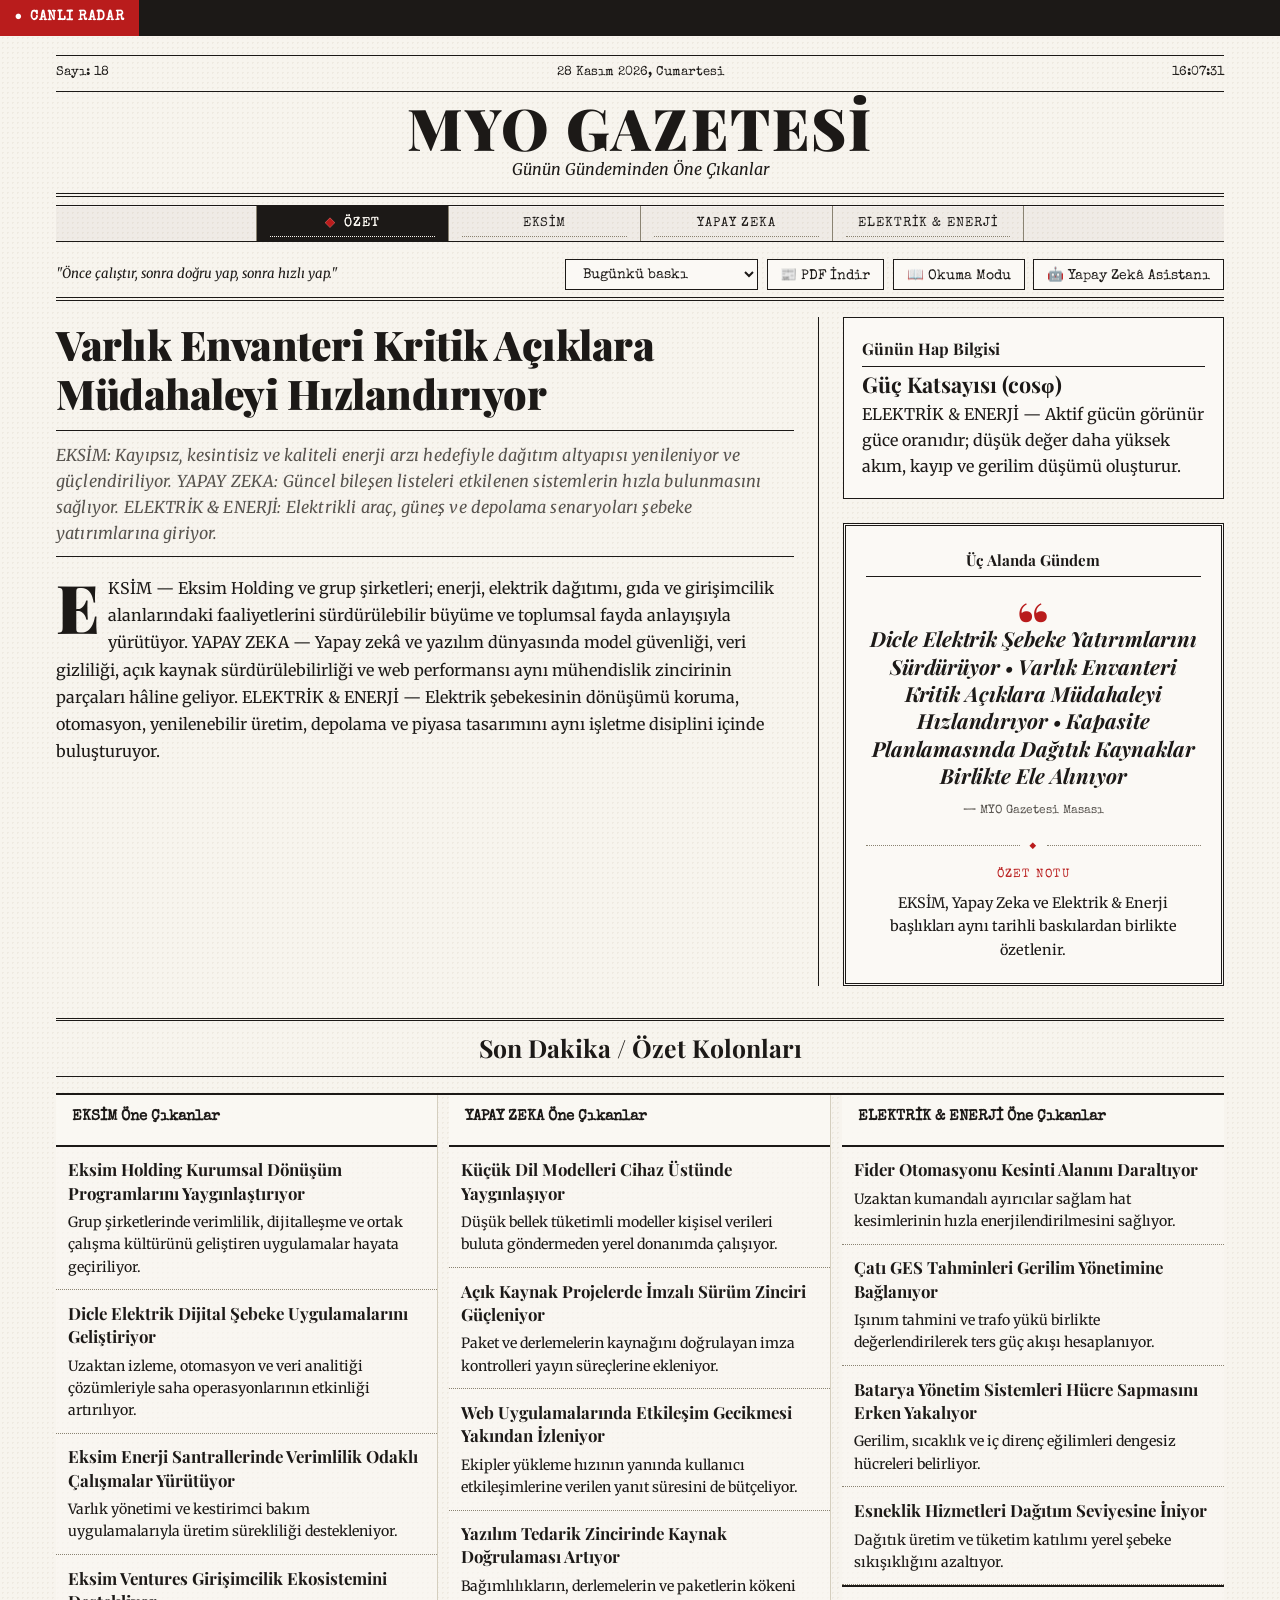
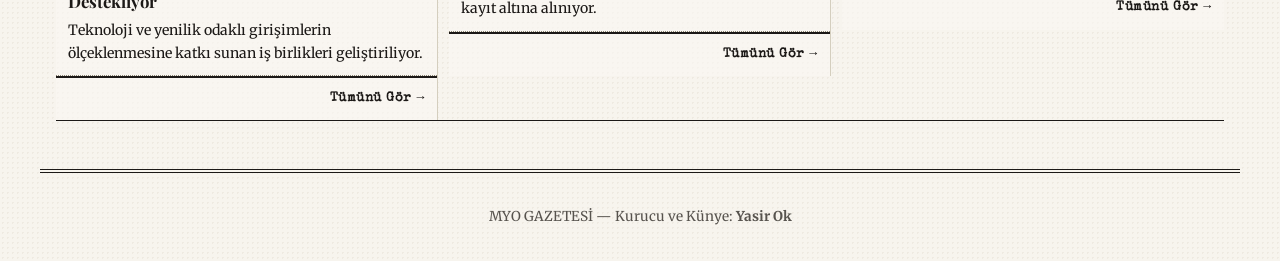
<file: index.html>
<!DOCTYPE html>
<html lang="tr">
<head>
<meta charset="UTF-8">
<meta name="viewport" content="width=device-width, initial-scale=1">
<meta name="description" content="MYO Gazetesi günlük özet sayfası.">
<title>MYO Gazetesi</title>

<!-- PWA & İkon Bağlantıları -->
<link rel="manifest" href="manifest.json">
<link rel="icon" type="image/png" href="icon-512.png">
<link rel="apple-touch-icon" href="icon-512.png">
<meta name="theme-color" content="#1c1917">

<link rel="preconnect" href="https://fonts.googleapis.com">
<link rel="preconnect" href="https://fonts.gstatic.com" crossorigin>
<link href="https://fonts.googleapis.com/css2?family=Merriweather:wght@400;700&family=Playfair+Display:wght@700;900&family=Special+Elite&display=swap" rel="stylesheet">
<link rel="stylesheet" href="style.css">
</head>
<body class="ozet-page">
<div class="ticker" aria-label="Canlı Radar">
  <span class="ticker-tag">CANLI RADAR</span>
  <div class="ticker-wrap"><div class="ticker-track" id="tickerTrack"></div></div>
</div>

<header class="masthead">
  <div class="mast-top">
    <span id="issueNo">Sayı: 1</span>
    <span id="dateLine"></span>
    <span id="clock" aria-live="off">00:00:00</span>
  </div>
  <h1>MYO GAZETESİ</h1>
  <p class="slogan">Günün Gündeminden Öne Çıkanlar</p>
  <nav class="section-nav" aria-label="Gazete bölümleri">
    <a href="index.html" class="nav-tab active" aria-current="page">ÖZET</a>
    <a href="eksim.html" class="nav-tab">EKSİM</a>
    <a href="yapay-zeka.html" class="nav-tab">YAPAY ZEKA</a>
    <a href="elektrik-enerji.html" class="nav-tab">ELEKTRİK &amp; ENERJİ</a>
  </nav>
  <div class="mast-bottom">
    <span class="quote" id="quote"></span>
    <span class="edition-tools">
      <label for="archive" class="sr">Arşiv</label>
      <select id="archive"></select>
      <button type="button" id="pdfBtn" onclick="window.print()">📰 PDF İndir</button>
      <button type="button" id="readingModeBtn">📖 Okuma Modu</button>
      <button type="button" id="aiAssistantBtn">🤖 Yapay Zekâ Asistanı</button>
    </span>
  </div>
</header>

<main>
  <section class="top-grid">
    <article class="lead">
      <h2 id="leadTitle"></h2>
      <p class="deck" id="leadDeck"></p>
      <p class="dropcap cols" id="leadBody"></p>
    </article>
    <aside class="side">
      <article class="fact-box">
        <p class="box-title">Günün Hap Bilgisi</p>
        <h3 id="factTitle"></h3>
        <p id="factBody"></p>
      </article>
      <!-- Günün Sözü / Odak Notu Kartı -->
      <article class="focus-note">
        <p class="box-title">Üç Alanda Gündem</p>
        <blockquote class="focus-quote" id="focusQuote">Günün ortak gündemi hazırlanıyor.</blockquote>
        <p class="focus-source">— MYO Gazetesi Masası</p>
        <p class="focus-ornament" aria-hidden="true">◆</p>
        <p class="focus-label">Özet Notu</p>
        <p class="focus-text" id="focusText">EKSİM, Yapay Zeka ve Elektrik &amp; Enerji başlıkları tek baskıda bir araya getiriliyor.</p>
      </article>
    </aside>
  </section>

  <section class="breaking">
    <h2 class="section-title">Son Dakika / Özet Kolonları</h2>
    <div class="ozet-columns">
      <article class="ozet-column">
        <h3>EKSİM Öne Çıkanlar</h3>
        <ul id="summaryEksim"></ul>
        <a class="summary-all-link" href="eksim.html">Tümünü Gör →</a>
      </article>
      <article class="ozet-column">
        <h3>YAPAY ZEKA Öne Çıkanlar</h3>
        <ul id="summaryAi"></ul>
        <a class="summary-all-link" href="yapay-zeka.html">Tümünü Gör →</a>
      </article>
      <article class="ozet-column">
        <h3>ELEKTRİK &amp; ENERJİ Öne Çıkanlar</h3>
        <ul id="summaryEnergy"></ul>
        <a class="summary-all-link" href="elektrik-enerji.html">Tümünü Gör →</a>
      </article>
    </div>
  </section>

</main>

<footer>
  <span>MYO GAZETESİ — Kurucu ve Künye: <strong>Yasir Ok</strong></span>
</footer>

<script src="app_ozet.js"></script>
<script src="reading-mode.js"></script>
<script src="ai-assistant.js"></script>
</body>
</html>
</file>
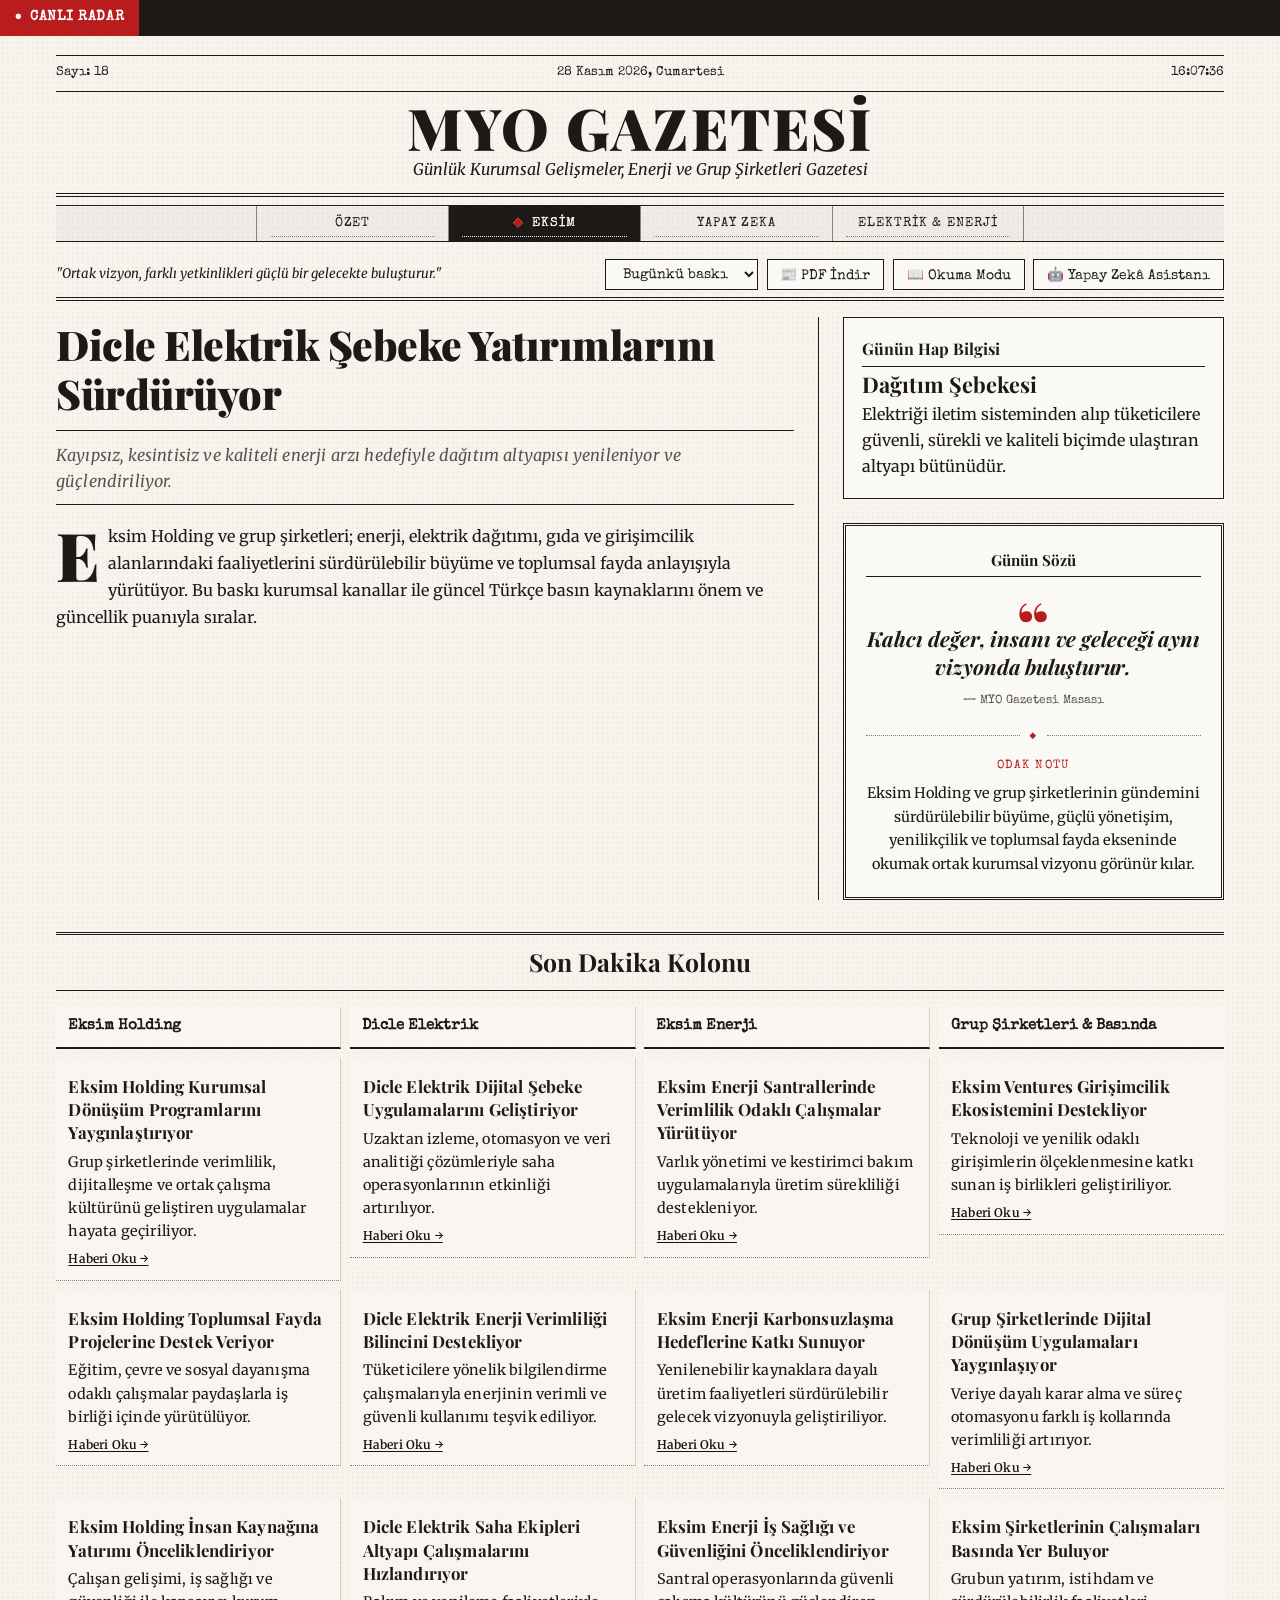
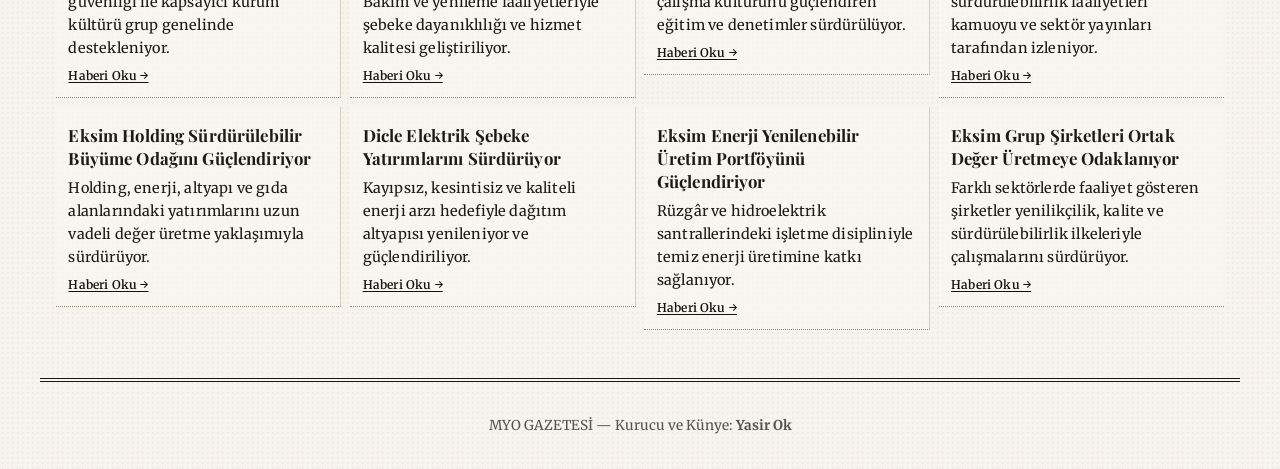
<file: eksim.html>
<!DOCTYPE html>
<html lang="tr">
<head>
<meta charset="UTF-8">
<meta name="viewport" content="width=device-width, initial-scale=1">
<meta name="description" content="MYO Gazetesi: Günlük kurumsal gelişmeler, enerji ve grup şirketleri gazetesi.">
<title>MYO Gazetesi - Eksim</title>

<!-- PWA & İkon Bağlantıları -->
<link rel="manifest" href="manifest.json">
<link rel="icon" type="image/png" href="icon-512.png">
<link rel="apple-touch-icon" href="icon-512.png">
<meta name="theme-color" content="#1c1917">

<link rel="preconnect" href="https://fonts.googleapis.com">
<link rel="preconnect" href="https://fonts.gstatic.com" crossorigin>
<link href="https://fonts.googleapis.com/css2?family=Merriweather:wght@400;700&family=Playfair+Display:wght@700;900&family=Special+Elite&display=swap" rel="stylesheet">
<link rel="stylesheet" href="style.css">
</head>
<body>
<div class="ticker" aria-label="Canlı Radar">
  <span class="ticker-tag">CANLI RADAR</span>
  <div class="ticker-wrap"><div class="ticker-track" id="tickerTrack"></div></div>
</div>

<header class="masthead">
  <div class="mast-top">
    <span id="issueNo">Sayı: 1</span>
    <span id="dateLine"></span>
    <span id="clock" aria-live="off">00:00:00</span>
  </div>
  <h1>MYO GAZETESİ</h1>
  <p class="slogan">Günlük Kurumsal Gelişmeler, Enerji ve Grup Şirketleri Gazetesi</p>
  <nav class="section-nav" aria-label="Gazete bölümleri">
    <a href="index.html" class="nav-tab">ÖZET</a>
    <a href="eksim.html" class="nav-tab active" aria-current="page">EKSİM</a>
    <a href="yapay-zeka.html" class="nav-tab">YAPAY ZEKA</a>
    <a href="elektrik-enerji.html" class="nav-tab">ELEKTRİK &amp; ENERJİ</a>
  </nav>
  <div class="mast-bottom">
    <span class="quote" id="quote"></span>
    <span class="edition-tools">
      <label for="archive" class="sr">Arşiv</label>
      <select id="archive"></select>
      <button type="button" id="pdfBtn" onclick="window.print()">📰 PDF İndir</button>
      <button type="button" id="readingModeBtn">📖 Okuma Modu</button>
      <button type="button" id="aiAssistantBtn">🤖 Yapay Zekâ Asistanı</button>
    </span>
  </div>
</header>

<main>
  <section class="top-grid">
    <article class="lead">
      <h2 id="leadTitle"></h2>
      <p class="deck" id="leadDeck"></p>
      <p class="dropcap cols" id="leadBody"></p>
    </article>
    <aside class="side">
      <article class="fact-box">
        <p class="box-title">Günün Hap Bilgisi</p>
        <h3 id="factTitle"></h3>
        <p id="factBody"></p>
      </article>
      <!-- Günün Sözü / Odak Notu Kartı -->
      <article class="focus-note">
        <p class="box-title">Günün Sözü</p>
        <blockquote class="focus-quote">Kalıcı değer, insanı ve geleceği aynı vizyonda buluşturur.</blockquote>
        <p class="focus-source">&mdash; MYO Gazetesi Masası</p>
        <p class="focus-ornament" aria-hidden="true">&#9670;</p>
        <p class="focus-label">Odak Notu</p>
        <p class="focus-text">Eksim Holding ve grup şirketlerinin gündemini sürdürülebilir büyüme, güçlü yönetişim, yenilikçilik ve toplumsal fayda ekseninde okumak ortak kurumsal vizyonu görünür kılar.</p>
      </article>
    </aside>
  </section>

  <section class="breaking">
    <h2 class="section-title">Son Dakika Kolonu</h2>
    <div class="news-cols">
      <div><h3>Eksim Holding</h3><ul id="list-holding"></ul></div>
      <div><h3>Dicle Elektrik</h3><ul id="list-dicle"></ul></div>
      <div><h3>Eksim Enerji</h3><ul id="list-enerji"></ul></div>
      <div><h3>Grup Şirketleri &amp; Basında</h3><ul id="list-grup"></ul></div>
    </div>
  </section>
</main>

<footer>
  <span>MYO GAZETESİ &mdash; Kurucu ve Künye: <strong>Yasir Ok</strong></span>
</footer>

<script src="app_eksim.js"></script>
<script src="reading-mode.js"></script>
<script src="ai-assistant.js"></script>
</body>
</html>
</file>
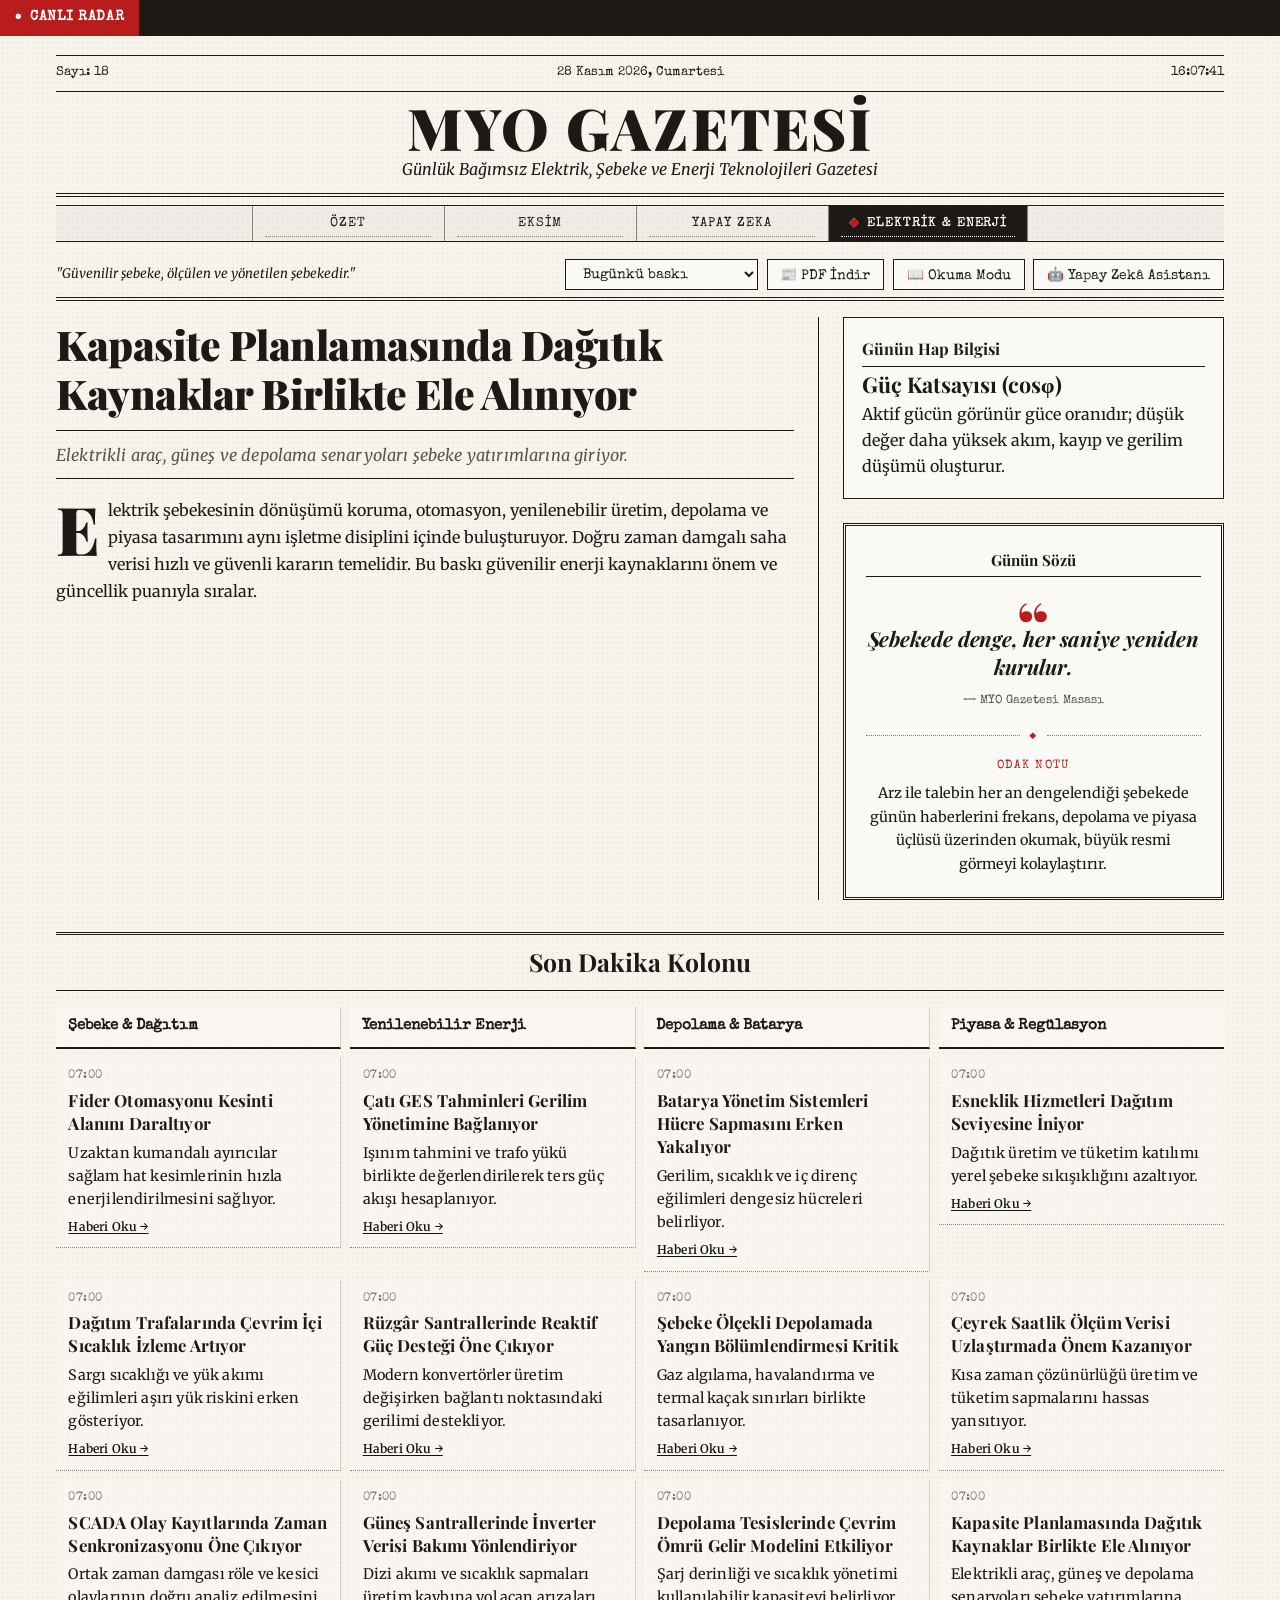
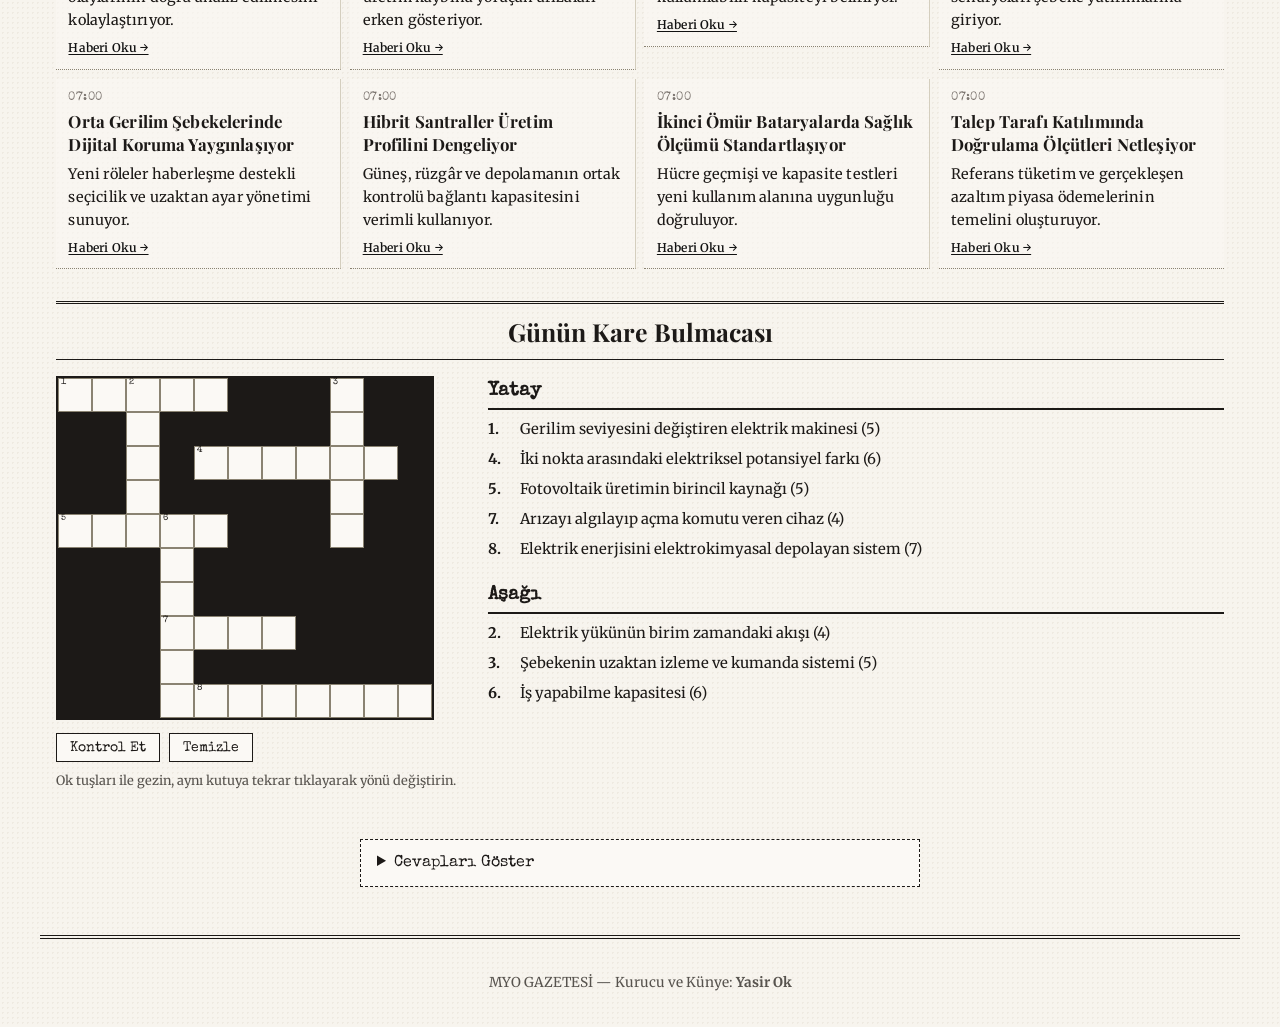
<file: elektrik-enerji.html>
<!DOCTYPE html>
<html lang="tr">
<head>
<meta charset="UTF-8">
<meta name="viewport" content="width=device-width, initial-scale=1">
<meta name="description" content="MYO Gazetesi: Günlük bağımsız elektrik, şebeke ve enerji teknolojileri gazetesi.">
<title>MYO Gazetesi - Elektrik &amp; Enerji</title>

<!-- PWA & İkon Bağlantıları -->
<link rel="manifest" href="manifest.json">
<link rel="icon" type="image/png" href="icon-512.png">
<link rel="apple-touch-icon" href="icon-512.png">
<meta name="theme-color" content="#1c1917">

<link rel="preconnect" href="https://fonts.googleapis.com">
<link rel="preconnect" href="https://fonts.gstatic.com" crossorigin>
<link href="https://fonts.googleapis.com/css2?family=Merriweather:wght@400;700&family=Playfair+Display:wght@700;900&family=Special+Elite&display=swap" rel="stylesheet">
<link rel="stylesheet" href="style.css">
</head>
<body>
<div class="ticker" aria-label="Canlı Radar">
  <span class="ticker-tag">CANLI RADAR</span>
  <div class="ticker-wrap"><div class="ticker-track" id="tickerTrack"></div></div>
</div>

<header class="masthead">
  <div class="mast-top">
    <span id="issueNo">Sayı: 1</span>
    <span id="dateLine"></span>
    <span id="clock" aria-live="off">00:00:00</span>
  </div>
  <h1>MYO GAZETESİ</h1>
  <p class="slogan">Günlük Bağımsız Elektrik, Şebeke ve Enerji Teknolojileri Gazetesi</p>
  <nav class="section-nav" aria-label="Gazete bölümleri">
    <a href="index.html" class="nav-tab">ÖZET</a>
    <a href="eksim.html" class="nav-tab">EKSİM</a>
    <a href="yapay-zeka.html" class="nav-tab">YAPAY ZEKA</a>
    <a href="elektrik-enerji.html" class="nav-tab active" aria-current="page">ELEKTRİK &amp; ENERJİ</a>
  </nav>
  <div class="mast-bottom">
    <span class="quote" id="quote"></span>
    <span class="edition-tools">
      <label for="archive" class="sr">Arşiv</label>
      <select id="archive"></select>
      <button type="button" id="pdfBtn" onclick="window.print()">📰 PDF İndir</button>
      <button type="button" id="readingModeBtn">📖 Okuma Modu</button>
      <button type="button" id="aiAssistantBtn">🤖 Yapay Zekâ Asistanı</button>
    </span>
  </div>
</header>

<main>
  <section class="top-grid">
    <article class="lead">
      <h2 id="leadTitle"></h2>
      <p class="deck" id="leadDeck"></p>
      <p class="dropcap cols" id="leadBody"></p>
    </article>
    <aside class="side">
      <article class="fact-box">
        <p class="box-title">Günün Hap Bilgisi</p>
        <h3 id="factTitle"></h3>
        <p id="factBody"></p>
      </article>
      <!-- Günün Sözü / Odak Notu Kartı -->
      <article class="focus-note">
        <p class="box-title">Günün Sözü</p>
        <blockquote class="focus-quote">Şebekede denge, her saniye yeniden kurulur.</blockquote>
        <p class="focus-source">&mdash; MYO Gazetesi Masası</p>
        <p class="focus-ornament" aria-hidden="true">&#9670;</p>
        <p class="focus-label">Odak Notu</p>
        <p class="focus-text">Arz ile talebin her an dengelendiği şebekede günün haberlerini frekans, depolama ve piyasa üçlüsü üzerinden okumak, büyük resmi görmeyi kolaylaştırır.</p>
      </article>
    </aside>
  </section>

  <section class="breaking">
    <h2 class="section-title">Son Dakika Kolonu</h2>
    <div class="news-cols">
      <div><h3>Şebeke &amp; Dağıtım</h3><ul id="list-grid"></ul></div>
      <div><h3>Yenilenebilir Enerji</h3><ul id="list-ren"></ul></div>
      <div><h3>Depolama &amp; Batarya</h3><ul id="list-bat"></ul></div>
      <div><h3>Piyasa &amp; Regülasyon</h3><ul id="list-mkt"></ul></div>
    </div>
  </section>

  <section class="backpage">
    <h2 class="section-title">Günün Kare Bulmacası</h2>
    <div class="puzzle-wrap">
      <div>
        <div id="grid" class="grid" role="grid" aria-label="Çengel bulmaca"></div>
        <div class="puzzle-tools">
          <button type="button" id="checkBtn">Kontrol Et</button>
          <button type="button" id="clearBtn">Temizle</button>
          <span id="score" role="status"></span>
        </div>
        <p class="hint">Ok tuşları ile gezin, aynı kutuya tekrar tıklayarak yönü değiştirin.</p>
      </div>
      <div class="clues">
        <h3>Yatay</h3><ol id="clueA"></ol>
        <h3>Aşağı</h3><ol id="clueD"></ol>
      </div>
    </div>
    <details class="answer-key">
      <summary>Cevapları Göster</summary>
      <div class="flip" id="answers"></div>
    </details>
  </section>
</main>

<footer>
  <span>MYO GAZETESİ &mdash; Kurucu ve Künye: <strong>Yasir Ok</strong></span>
</footer>

<script src="app_enerji.js"></script>
<script src="reading-mode.js"></script>
<script src="ai-assistant.js"></script>
</body>
</html>
</file>
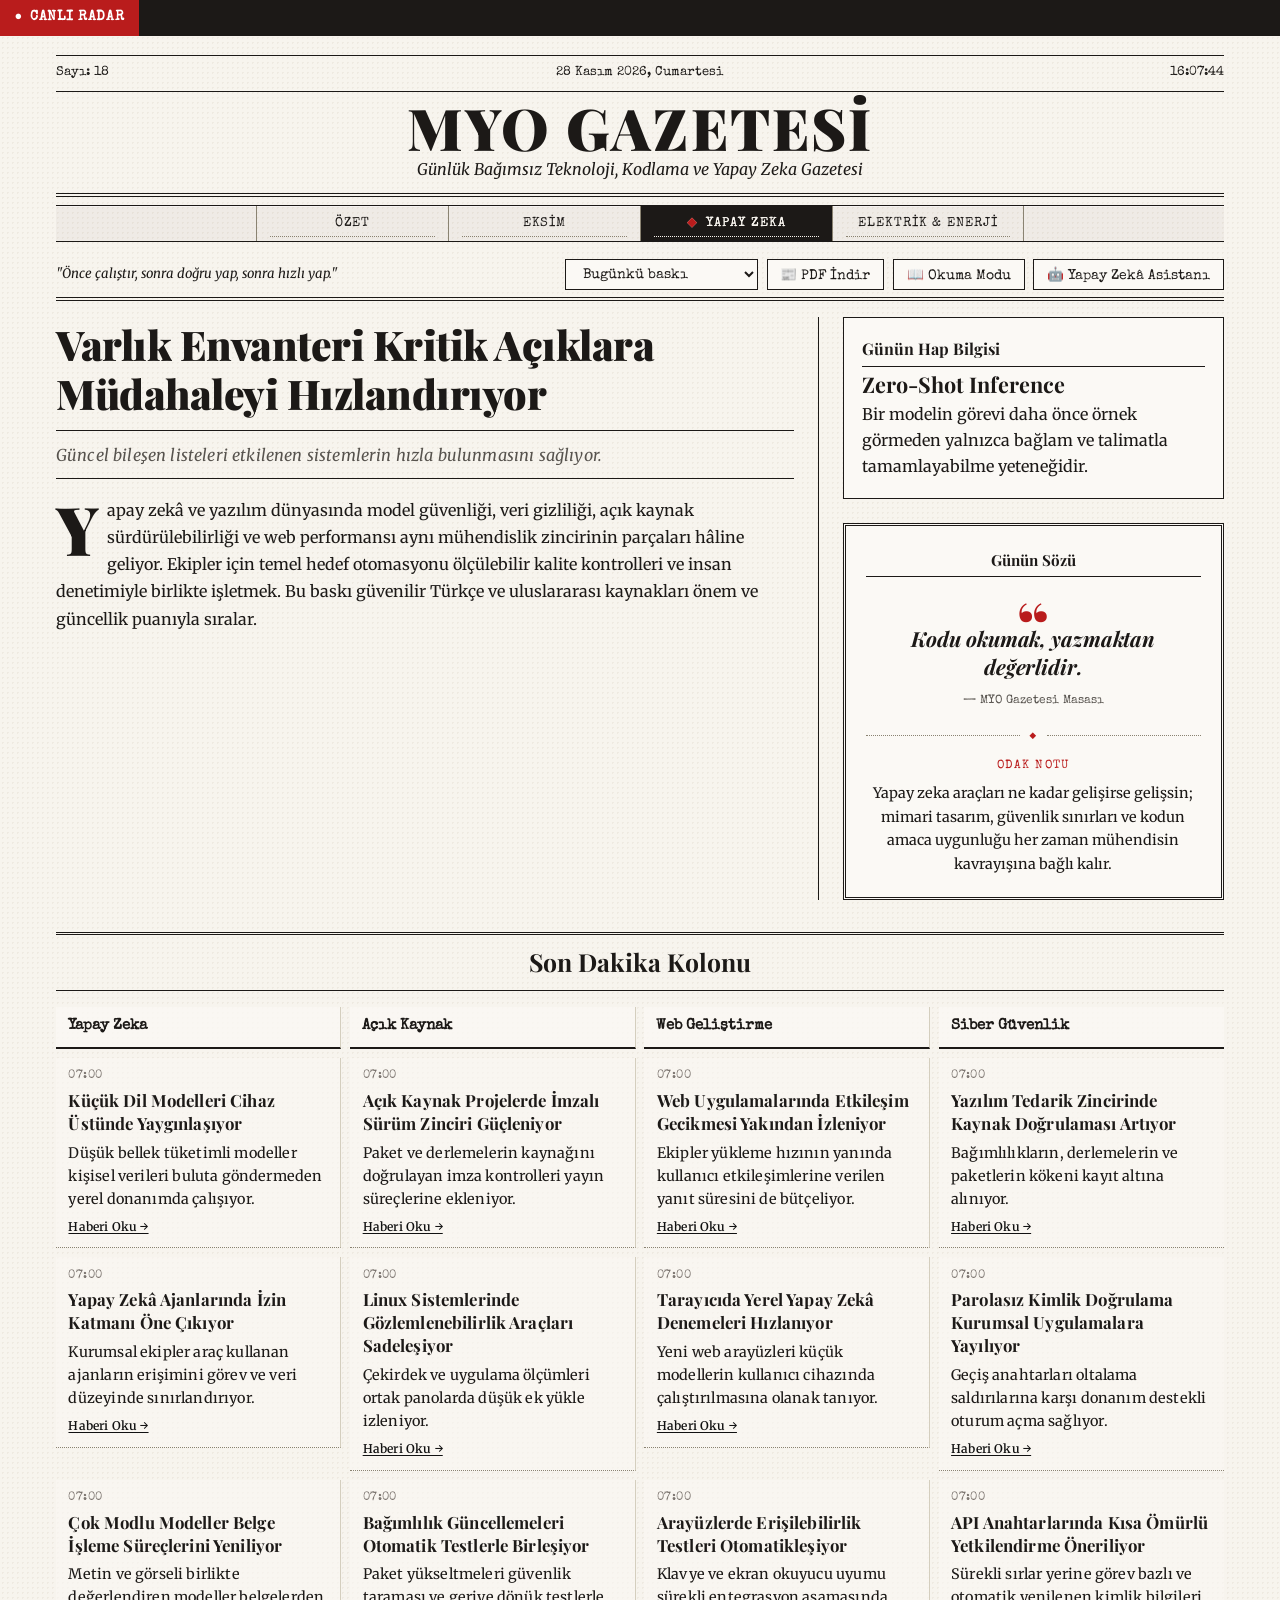
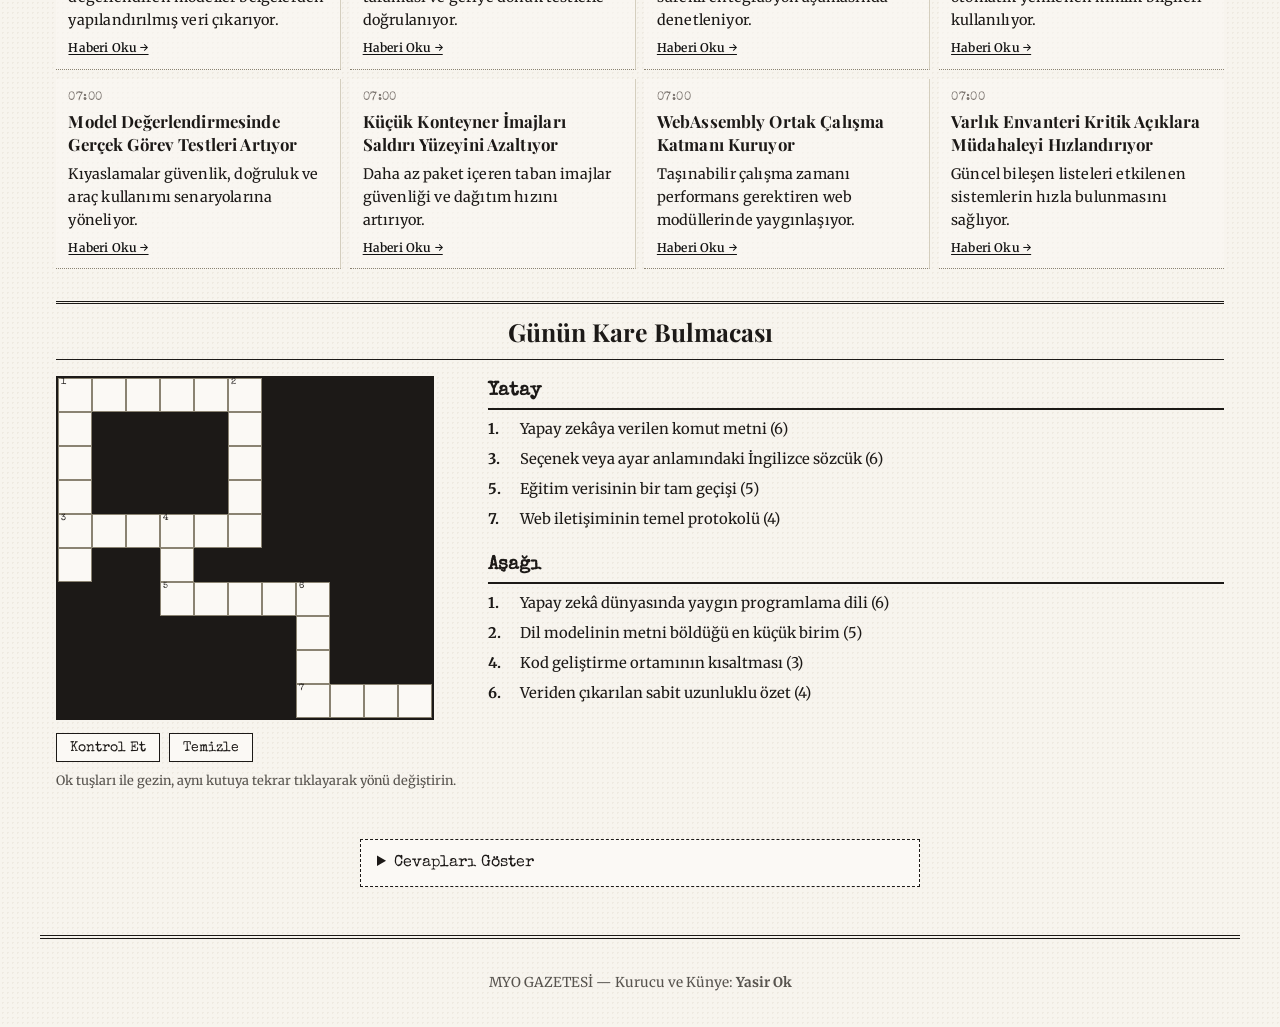
<file: yapay-zeka.html>
<!DOCTYPE html>
<html lang="tr">
<head>
<meta charset="UTF-8">
<meta name="viewport" content="width=device-width, initial-scale=1">
<meta name="description" content="MYO Gazetesi: Günlük bağımsız teknoloji, kodlama ve yapay zeka gazetesi.">
<title>MYO Gazetesi - Yapay Zeka</title>

<!-- PWA & İkon Bağlantıları -->
<link rel="manifest" href="manifest.json">
<link rel="icon" type="image/png" href="icon-512.png">
<link rel="apple-touch-icon" href="icon-512.png">
<meta name="theme-color" content="#1c1917">

<link rel="preconnect" href="https://fonts.googleapis.com">
<link rel="preconnect" href="https://fonts.gstatic.com" crossorigin>
<link href="https://fonts.googleapis.com/css2?family=Merriweather:wght@400;700&family=Playfair+Display:wght@700;900&family=Special+Elite&display=swap" rel="stylesheet">
<link rel="stylesheet" href="style.css">
</head>
<body>
<div class="ticker" aria-label="Canlı Radar">
  <span class="ticker-tag">CANLI RADAR</span>
  <div class="ticker-wrap"><div class="ticker-track" id="tickerTrack"></div></div>
</div>

<header class="masthead">
  <div class="mast-top">
    <span id="issueNo">Sayı: 1</span>
    <span id="dateLine"></span>
    <span id="clock" aria-live="off">00:00:00</span>
  </div>
  <h1>MYO GAZETESİ</h1>
  <p class="slogan">Günlük Bağımsız Teknoloji, Kodlama ve Yapay Zeka Gazetesi</p>
  <nav class="section-nav" aria-label="Gazete bölümleri">
    <a href="index.html" class="nav-tab">ÖZET</a>
    <a href="eksim.html" class="nav-tab">EKSİM</a>
    <a href="yapay-zeka.html" class="nav-tab active" aria-current="page">YAPAY ZEKA</a>
    <a href="elektrik-enerji.html" class="nav-tab">ELEKTRİK &amp; ENERJİ</a>
  </nav>
  <div class="mast-bottom">
    <span class="quote" id="quote"></span>
    <span class="edition-tools">
      <label for="archive" class="sr">Arşiv</label>
      <select id="archive"></select>
      <button type="button" id="pdfBtn" onclick="window.print()">📰 PDF İndir</button>
      <button type="button" id="readingModeBtn">📖 Okuma Modu</button>
      <button type="button" id="aiAssistantBtn">🤖 Yapay Zekâ Asistanı</button>
    </span>
  </div>
</header>

<main>
  <section class="top-grid">
    <article class="lead">
      <h2 id="leadTitle"></h2>
      <p class="deck" id="leadDeck"></p>
      <p class="dropcap cols" id="leadBody"></p>
    </article>
    <aside class="side">
      <article class="fact-box">
        <p class="box-title">Günün Hap Bilgisi</p>
        <h3 id="factTitle"></h3>
        <p id="factBody"></p>
      </article>
      <!-- Günün Sözü / Odak Notu Kartı -->
      <article class="focus-note">
        <p class="box-title">Günün Sözü</p>
        <blockquote class="focus-quote">Kodu okumak, yazmaktan değerlidir.</blockquote>
        <p class="focus-source">— MYO Gazetesi Masası</p>
        <p class="focus-ornament" aria-hidden="true">◆</p>
        <p class="focus-label">Odak Notu</p>
        <p class="focus-text">Yapay zeka araçları ne kadar gelişirse gelişsin; mimari tasarım, güvenlik sınırları ve kodun amaca uygunluğu her zaman mühendisin kavrayışına bağlı kalır.</p>
      </article>
    </aside>
  </section>

  <section class="breaking">
    <h2 class="section-title">Son Dakika Kolonu</h2>
    <div class="news-cols">
      <div><h3>Yapay Zeka</h3><ul id="list-ai"></ul></div>
      <div><h3>Açık Kaynak</h3><ul id="list-oss"></ul></div>
      <div><h3>Web Geliştirme</h3><ul id="list-web"></ul></div>
      <div><h3>Siber Güvenlik</h3><ul id="list-sec"></ul></div>
    </div>
  </section>

  <section class="backpage">
    <h2 class="section-title">Günün Kare Bulmacası</h2>
    <div class="puzzle-wrap">
      <div>
        <div id="grid" class="grid" role="grid" aria-label="Çengel bulmaca"></div>
        <div class="puzzle-tools">
          <button type="button" id="checkBtn">Kontrol Et</button>
          <button type="button" id="clearBtn">Temizle</button>
          <span id="score" role="status"></span>
        </div>
        <p class="hint">Ok tuşları ile gezin, aynı kutuya tekrar tıklayarak yönü değiştirin.</p>
      </div>
      <div class="clues">
        <h3>Yatay</h3><ol id="clueA"></ol>
        <h3>Aşağı</h3><ol id="clueD"></ol>
      </div>
    </div>
    <details class="answer-key">
      <summary>Cevapları Göster</summary>
      <div class="flip" id="answers"></div>
    </details>
  </section>
</main>

<footer>
  <span>MYO GAZETESİ — Kurucu ve Künye: <strong>Yasir Ok</strong></span>
</footer>

<script src="app.js"></script>
<script src="reading-mode.js"></script>
<script src="ai-assistant.js"></script>
</body>
</html>
</file>
<file: style.css>
:root {
  --paper: #f7f4ee;
  --paper2: #fbf9f5;
  --ink: #1c1917;
  --mute: #57534e;
  --rule: #1c1917;
  --red: #b91c1c;
  --ok: #d7ecd0;
  --bad: #f2c9c3;
}

* {
  box-sizing: border-box;
}

html {
  scroll-behavior: smooth;
}

body {
  margin: 0;
  background: var(--paper);
  color: var(--ink);
  font-family: 'Merriweather', Georgia, serif;
  line-height: 1.7;
  background-image: radial-gradient(rgba(120, 100, 60, 0.07) 1px, transparent 1px);
  background-size: 5px 5px;
}

.sr {
  position: absolute;
  width: 1px;
  height: 1px;
  overflow: hidden;
  clip: rect(0 0 0 0);
}

button,
select {
  font-family: 'Special Elite', 'Courier New', monospace;
  font-size: 0.85rem;
  border: 1px solid var(--ink);
  background: var(--paper2);
  color: var(--ink);
  padding: 0.4rem 0.8rem;
  cursor: pointer;
}

button:hover {
  background: var(--ink);
  color: var(--paper);
}

:focus-visible {
  outline: 3px solid var(--red);
  outline-offset: 2px;
}

/* ---------- CANLI RADAR (HABER KANALI KIRMIZISI) ---------- */
.ticker {
  display: flex;
  background: var(--ink);
  color: var(--paper);
  font-family: 'Special Elite', 'Courier New', monospace;
  font-size: 0.85rem;
  position: sticky;
  top: 0;
  z-index: 20;
}

.ticker-tag {
  background: var(--red);
  color: #ffffff;
  font-weight: bold;
  letter-spacing: 0.05em;
  padding: 0.4rem 0.9rem;
  white-space: nowrap;
  display: inline-flex;
  align-items: center;
  gap: 0.45rem;
}

.ticker-tag::before {
  content: "●";
  color: #ffffff;
  font-size: 0.8rem;
  animation: pulseDot 1.2s infinite ease-in-out;
}

@keyframes pulseDot {
  0%, 100% {
    opacity: 1;
    transform: scale(1);
  }
  50% {
    opacity: 0.3;
    transform: scale(0.8);
  }
}

.ticker-wrap {
  overflow: hidden;
  flex: 1;
  display: flex;
  align-items: center;
}

.ticker-track {
  display: inline-block;
  white-space: nowrap;
  padding-left: 100%;
  animation: scroll 220s linear infinite;
  will-change: transform;
}

.ticker:hover .ticker-track {
  animation-play-state: paused;
}

.ticker-track span {
  margin-right: 3rem;
}

@keyframes scroll {
  to {
    transform: translateX(-100%);
  }
}

/* ---------- ÜST BİLGİ BANDI & LOGO ---------- */
.masthead {
  max-width: 1200px;
  margin: 1.2rem auto 0;
  padding: 0 1rem;
  text-align: center;
}

.mast-top,
.mast-bottom {
  display: flex;
  flex-wrap: wrap;
  justify-content: space-between;
  gap: 0.5rem 1rem;
  font-family: 'Special Elite', 'Courier New', monospace;
  font-size: 0.82rem;
  padding: 0.4rem 0;
  border-top: 1px solid var(--rule);
  border-bottom: 1px solid var(--rule);
}

.masthead h1 {
  font-family: 'Playfair Display', Georgia, serif;
  font-weight: 900;
  font-size: clamp(2.1rem, 4.5vw, 3.6rem);
  letter-spacing: 0.035em;
  margin: 0.4rem 0 0;
  line-height: 1;
  white-space: nowrap;
}

.slogan {
  font-style: italic;
  margin: 0 0 0.6rem;
  border-bottom: 4px double var(--rule);
  padding-bottom: 0.6rem;
}

/* ---------- BÖLÜM SEKMELERİ ---------- */
.section-nav {
  display: flex;
  justify-content: center;
  align-items: stretch;
  gap: 0;
  margin: -0.1rem 0 0.65rem;
  border-top: 1px solid var(--rule);
  border-bottom: 1px solid var(--rule);
  background: rgba(28, 25, 23, 0.035);
  box-shadow: inset 0 1px 0 rgba(255, 255, 255, 0.45);
}

.nav-tab {
  position: relative;
  min-width: 12rem;
  padding: 0.65rem 1.25rem 0.55rem;
  color: var(--ink);
  font-family: 'Special Elite', 'Courier New', monospace;
  font-size: 0.82rem;
  line-height: 1.2;
  letter-spacing: 0.075em;
  text-decoration: none;
  text-transform: uppercase;
  border-left: 1px solid #8a8372;
  user-select: none;
  touch-action: manipulation;
  -webkit-tap-highlight-color: transparent;
  transition: background-color 0.04s linear, color 0.04s linear;
}

.nav-tab:last-child {
  border-right: 1px solid #8a8372;
}

.nav-tab::after {
  content: "";
  position: absolute;
  right: 0.8rem;
  bottom: 0.25rem;
  left: 0.8rem;
  border-bottom: 1px dotted #8a8372;
}

.nav-tab:hover,
.nav-tab:focus-visible {
  background: var(--ink);
  color: var(--paper);
}

.nav-tab:active,
.nav-tab.is-navigating {
  background: var(--red);
  color: #ffffff;
  transform: translateY(1px);
  transition: none;
}

.nav-tab.active {
  background: var(--ink);
  color: var(--paper);
  text-shadow: 0 0 0.01px var(--paper);
}

.nav-tab.active::before {
  content: "◆";
  margin-right: 0.45rem;
  color: var(--red);
}

.nav-tab.active::after,
.nav-tab:hover::after,
.nav-tab:active::after,
.nav-tab.is-navigating::after {
  border-color: var(--paper);
}

.mast-bottom {
  border-top: none;
  border-bottom: 4px double var(--rule);
  align-items: center;
}

.quote {
  font-style: italic;
  font-family: 'Merriweather', Georgia, serif;
  max-width: 60ch;
  text-align: left;
}

.edition-tools {
  display: inline-flex;
  align-items: center;
  gap: 0.55rem;
}

/* ---------- ANA SAYFA MİZANPAJI ---------- */
main {
  max-width: 1200px;
  margin: 0 auto;
  padding: 1rem;
}

.box-title {
  font-family: 'Playfair Display', Georgia, serif;
  font-weight: 700;
  font-size: 1rem;
  margin: 0 0 0.3rem;
  border-bottom: 1px solid var(--ink);
  padding-bottom: 0.2rem;
}

.top-grid {
  display: grid;
  grid-template-columns: 2fr 1fr;
  gap: 1.5rem;
  min-height: 360px;
}

main p {
  margin-top: 0;
  margin-bottom: 1rem;
  text-align: left;
  line-height: 1.65;
}

.lead {
  border-right: 1px solid var(--rule);
  padding-right: 1.5rem;
}

.lead h2 {
  font-family: 'Playfair Display', Georgia, serif;
  font-weight: 900;
  font-size: clamp(1.65rem, 3.2vw, 2.65rem);
  line-height: 1.2;
  letter-spacing: -0.012em;
  margin: 0.2rem 0 0.75rem;
}

.deck {
  font-style: italic;
  font-size: 1.02rem;
  line-height: 1.6;
  letter-spacing: 0.01em;
  color: var(--mute);
  border-top: 1px solid var(--rule);
  border-bottom: 1px solid var(--rule);
  padding: 0.65rem 0;
  margin-bottom: 1.1rem;
}

.cols {
  column-count: 1;
  column-gap: normal;
  column-rule: none;
  text-align: left;
  line-height: 1.7;
  margin-bottom: 1rem;
  hyphens: none;
  overflow-wrap: break-word;
}

.dropcap::first-letter {
  font-family: 'Playfair Display', Georgia, serif;
  font-weight: 900;
  float: left;
  font-size: 4.2rem;
  line-height: 0.8;
  padding: 0.3rem 0.5rem 0 0;
}

/* ---------- SAĞ SÜTUN: HAP BİLGİ + ODAK NOTU ---------- */
.side {
  display: flex;
  flex-direction: column;
  gap: 1.5rem;
}

.fact-box h3 {
  font-family: 'Playfair Display', Georgia, serif;
  font-size: 1.35rem;
  line-height: 1.2;
  margin: 0.2rem 0;
}

.fact-box {
  border: 1px solid #1c1917;
  padding: 1.15rem;
  background: var(--paper2);
}

.fact-box p:last-child {
  margin: 0;
}

/* Günün Sözü / Odak Notu: sağ sütundaki kalan boşluğu dengeli doldurur */
.focus-note {
  flex: 1 1 auto;
  display: flex;
  flex-direction: column;
  justify-content: center;
  border: 3px double var(--ink);
  padding: 1.35rem 1.25rem 1.25rem;
  background: var(--paper2);
  text-align: center;
}

.focus-note .box-title {
  text-align: center;
  font-size: 0.95rem;
  margin-bottom: 0.9rem;
}

.focus-quote {
  margin: 0;
  font-family: 'Playfair Display', Georgia, serif;
  font-style: italic;
  font-weight: 700;
  font-size: 1.3rem;
  line-height: 1.32;
  letter-spacing: -0.005em;
}

.focus-quote::before {
  content: "“";
  display: block;
  height: 2.1rem;
  font-size: 4rem;
  font-style: normal;
  font-weight: 900;
  line-height: 1;
  color: var(--red);
}

.focus-note .focus-source {
  margin: 0.7rem 0 0;
  text-align: center;
  font-family: 'Special Elite', 'Courier New', monospace;
  font-size: 0.78rem;
  color: var(--mute);
}

.focus-note .focus-ornament {
  display: flex;
  align-items: center;
  gap: 0.6rem;
  margin: 1.15rem 0 0.9rem;
  font-size: 0.7rem;
  line-height: 1;
  color: var(--red);
}

.focus-note .focus-ornament::before,
.focus-note .focus-ornament::after {
  content: "";
  flex: 1;
  border-top: 1px dotted #8a8372;
}

.focus-note .focus-label {
  margin: 0 0 0.35rem;
  text-align: center;
  font-family: 'Special Elite', 'Courier New', monospace;
  font-size: 0.78rem;
  letter-spacing: 0.1em;
  text-transform: uppercase;
  color: var(--red);
}

.focus-note .focus-text {
  margin: 0;
  text-align: center;
  font-size: 0.9rem;
  line-height: 1.65;
}

/* ---------- SON DAKİKA KOLONU ---------- */
.section-title {
  font-family: 'Playfair Display', Georgia, serif;
  font-size: 1.55rem;
  text-align: center;
  border-top: 3px double #1c1917;
  border-bottom: 1px solid #1c1917;
  padding: 0.4rem 0;
  margin: 2rem 0 1rem;
}

.news-cols {
  display: grid;
  grid-template-columns: repeat(4, minmax(0, 1fr));
  gap: 0;
  align-items: stretch;
  min-height: 420px;
}

.news-grid-heading {
  font-family: 'Special Elite', 'Courier New', monospace;
  font-size: 0.95rem;
  border-bottom: 2px solid var(--ink);
  border-right: 1px solid #d4cebe;
  margin: 0;
  padding: 0.45rem 1rem;
  background: rgba(251, 249, 245, 0.75);
}

.news-grid-heading:nth-of-type(4) {
  border-right: none;
}

.news-grid-list {
  display: grid;
  grid-column: 1 / -1;
  grid-template-columns: repeat(4, minmax(0, 1fr));
  grid-auto-rows: auto;
  align-items: stretch;
  list-style: none;
  margin: 0;
  padding: 0;
}

.news-grid-list li {
  display: flex;
  min-width: 0;
  flex-direction: column;
  justify-content: flex-start;
  font-size: 0.9rem;
  padding: 0.85rem 1rem;
  line-height: 1.6;
  letter-spacing: 0.012em;
  border-bottom: 1px dotted #8a8372;
  border-right: 1px solid #d4cebe;
  background: rgba(251, 249, 245, 0.58);
}

.news-grid-list li:nth-child(4n) {
  border-right: none;
}

.news-grid-list li b {
  display: block;
  font-family: 'Playfair Display', Georgia, serif;
  font-size: 1.05rem;
  line-height: 1.38;
  letter-spacing: 0.008em;
  margin-bottom: 0.4rem;
}

.news-grid-list li span {
  display: block;
}

.news-grid-list time {
  display: block;
  font-family: 'Special Elite', 'Courier New', monospace;
  font-size: 0.72rem;
  line-height: 1.2;
  letter-spacing: 0.04em;
  color: #78716c;
  margin-bottom: 0.35rem;
}

.news-grid-list li.fresh {
  animation: flash 2.5s ease-out;
}

.news-grid-list .news-card-empty {
  min-height: 100%;
  background: rgba(251, 249, 245, 0.34);
}

@keyframes flash {
  from {
    background: #f6d58a;
  }
  to {
    background: transparent;
  }
}

/* ---------- ARKA SAYFA: ZEKA KÖŞESİ ---------- */
.puzzle-wrap {
  display: grid;
  grid-template-columns: auto 1fr;
  gap: 2rem;
  align-items: start;
}

.puzzle-wrap > div:first-child {
  max-width: 100%;
  overflow-x: auto;
  -webkit-overflow-scrolling: touch;
  padding-bottom: 0.5rem;
}

.grid {
  display: grid;
  grid-template-columns: repeat(11, 34px);
  grid-auto-rows: 34px;
  gap: 0;
  border: 2px solid var(--ink);
  background: var(--ink);
  width: max-content;
  max-width: 100%;
}

.cell {
  position: relative;
  background: var(--paper2);
  border: 1px solid #8a8372;
}

.cell.block {
  background: var(--ink);
  border-color: var(--ink);
}

.cell .n {
  position: absolute;
  top: 0;
  left: 2px;
  font-size: 0.55rem;
  line-height: 1;
  font-family: 'Special Elite', 'Courier New', monospace;
  pointer-events: none;
}

.cell input {
  width: 100%;
  height: 100%;
  border: 0;
  background: transparent;
  text-align: center;
  font: 700 1.1rem 'Playfair Display', Georgia, serif;
  text-transform: uppercase;
  padding: 6px 0 0;
  color: var(--ink);
  caret-color: transparent;
  cursor: pointer;
}

.cell input:focus-visible {
  outline: none;
}

.cell.word {
  background: #efe6c8;
}

.cell.cur {
  background: #e5c96b;
}

.cell.ok {
  background: var(--ok);
}

.cell.bad {
  background: var(--bad);
}

.puzzle-tools {
  display: flex;
  gap: 0.6rem;
  align-items: center;
  margin-top: 0.8rem;
  flex-wrap: wrap;
}

#score {
  font-family: 'Special Elite', 'Courier New', monospace;
  font-size: 0.85rem;
}

.hint {
  font-size: 0.8rem;
  color: var(--mute);
  margin: 0.5rem 0 0;
}

.clues h3 {
  font-family: 'Special Elite', 'Courier New', monospace;
  margin: 0 0 0.3rem;
  border-bottom: 2px solid var(--ink);
}

.clues ol {
  padding-left: 0;
  list-style: none;
  margin: 0 0 1rem;
  font-size: 0.92rem;
}

.clues li {
  padding: 0.15rem 0;
}

.clues li b {
  display: inline-block;
  min-width: 1.8rem;
}

.answer-key {
  margin: 2.5rem auto 0;
  max-width: 560px;
  border: 1px dashed var(--ink);
  padding: 0.6rem 1rem;
  background: var(--paper2);
}

.answer-key summary {
  cursor: pointer;
  font-family: 'Special Elite', 'Courier New', monospace;
}

.flip {
  transform: rotate(180deg);
  text-align: center;
  font-family: 'Special Elite', 'Courier New', monospace;
  font-size: 0.9rem;
  margin-top: 0.8rem;
  line-height: 1.9;
}

/* ---------- SİYAH TOAST BİLDİRİMİ DEVRE DIŞI ---------- */
.toast {
  display: none !important;
}

/* ---------- ALT BİLGİ (FOOTER) ---------- */
footer {
  text-align: center;
  font-size: 0.85rem;
  padding: 2rem 1rem;
  border-top: 4px double var(--rule);
  max-width: 1200px;
  margin: 2rem auto 0;
  color: var(--mute);
  display: flex;
  flex-wrap: wrap;
  justify-content: center;
  align-items: center;
  gap: 0.6rem 1.5rem;
}

.insta {
  display: inline-flex;
  align-items: center;
  gap: 0.4rem;
  color: var(--ink);
  text-decoration: none;
  font-family: 'Special Elite', 'Courier New', monospace;
  border-bottom: 1px solid var(--ink);
  padding-bottom: 1px;
}

.insta:hover {
  background: var(--ink);
  color: var(--paper);
}

/* ---------- DUYARLI TASARIM (TABLET & MASAÜSTÜ) ---------- */
@media (max-width: 900px) {
  .top-grid {
    grid-template-columns: 1fr;
  }
  .lead {
    border-right: none;
    padding-right: 0;
  }
  .focus-note {
    flex: 0 1 auto;
  }
  .news-cols {
    grid-template-columns: repeat(4, minmax(0, 1fr));
  }
  .puzzle-wrap {
    grid-template-columns: 1fr;
  }
}

/* ---------- AKILLI TELEFON / MOBİL DÜZEN (ÖZEL AYARLAR) ---------- */
@media (max-width: 600px) {
  body {
    padding-bottom: 0;
  }

  main {
    padding: 0.8rem;
  }

  /* Kayan Radar */
  .ticker {
    font-size: 0.75rem;
  }
  .ticker-tag {
    padding: 0.35rem 0.6rem;
    font-size: 0.72rem;
  }

  /* Gazete Başlığı */
  .masthead h1 {
    font-size: clamp(1.85rem, 9vw, 2.25rem);
    line-height: 1.05;
    letter-spacing: 0.02em;
  }
  .slogan {
    font-size: 0.85rem;
  }
  .section-nav {
    flex-direction: column;
  }
  .nav-tab {
    width: 100%;
    min-width: 0;
    border-right: 1px solid #8a8372;
    border-bottom: 1px dotted #8a8372;
  }
  .nav-tab:last-child {
    border-bottom: 0;
  }
  .mast-top {
    font-size: 0.75rem;
  }
  .mast-bottom {
    flex-direction: column;
    align-items: stretch;
    gap: 0.6rem;
  }
  .quote {
    text-align: center;
    font-size: 0.85rem;
  }
  .mast-bottom select,
  .mast-bottom button {
    width: 100%;
    text-align: center;
  }

  /* Manşet Başlığı (Ekrana sığacak ideal boyut) */
  .lead h2 {
    font-size: 1.35rem;
    line-height: 1.28;
    margin-top: 0.4rem;
  }
  .deck {
    font-size: 0.95rem;
    line-height: 1.6;
  }
  .cols {
    column-count: 1; /* Çift sütunu kaldırıp tek sütun yapıyoruz */
    text-align: left;
  }
  .dropcap::first-letter {
    font-size: 3.2rem;
    padding-top: 0.1rem;
  }

  /* Sağ sütun kartları */
  .focus-note {
    padding: 1.1rem 1rem 1rem;
  }
  .focus-quote {
    font-size: 1.15rem;
  }

  /* Haber Sütunları */
  .news-cols {
    grid-template-columns: 1fr;
    min-height: auto;
  }
  .top-grid {
    min-height: auto;
  }
  .news-grid-heading {
    display: none;
  }
  .news-grid-list {
    grid-column: 1;
    grid-template-columns: 1fr;
    grid-auto-rows: auto;
  }
  .news-grid-list li {
    height: auto;
    min-height: 0;
    border-right: none;
  }
  .news-grid-list li::before {
    content: attr(data-category);
    margin-bottom: 0.35rem;
    font: 700 0.72rem 'Special Elite', 'Courier New', monospace;
    letter-spacing: 0.04em;
    color: var(--mute);
  }

  /* Bulmaca Izgarası */
  .grid {
    grid-template-columns: repeat(11, 28px);
    grid-auto-rows: 28px;
  }
  .cell input {
    font-size: 0.95rem;
    padding-top: 4px;
  }

}

@media (prefers-reduced-motion: reduce) {
  body {
    animation: none;
  }
  .ticker-track {
    animation: none;
    padding-left: 0;
  }
  .news-cols li.fresh {
    animation: none;
  }
  html {
    scroll-behavior: auto;
  }
}

/* ---------- TAM EKRAN OKUMA MODU ---------- */
.reading-mode-open { overflow: hidden; }
.reading-mode {
  position: fixed;
  inset: 0;
  z-index: 10000;
  display: grid;
  grid-template-rows: auto minmax(0, 1fr) auto;
  width: 100%;
  height: 100%;
  height: 100dvh;
  color: #211f1a;
  background: #e9e3d6;
}
.reading-toolbar {
  display: grid;
  grid-template-columns: auto 1fr auto auto;
  align-items: center;
  gap: 1rem;
  min-height: 3.4rem;
  padding: .55rem clamp(.7rem, 2vw, 1.5rem);
  color: #f8f4ea;
  background: #1c1917;
  font-family: 'Special Elite', monospace;
  letter-spacing: .04em;
}
.reading-toolbar #readingSection { text-align: center; }
.reading-toolbar button,
.reading-arrow {
  border: 1px solid currentColor;
  border-radius: .2rem;
  color: inherit;
  background: transparent;
  cursor: pointer;
  font: inherit;
}
.reading-toolbar button { padding: .48rem .7rem; }
.reading-toolbar button:hover,
.reading-toolbar button:focus-visible { color: #1c1917; background: #f8f4ea; }
.reading-stage {
  display: grid;
  grid-template-columns: clamp(2.6rem, 7vw, 5rem) minmax(0, 56rem) clamp(2.6rem, 7vw, 5rem);
  justify-content: center;
  align-items: stretch;
  min-height: 0;
  padding: clamp(.55rem, 2vw, 1.4rem);
  perspective: 1400px;
}
.reading-page {
  overflow: auto;
  min-width: 0;
  padding: clamp(1.2rem, 4vw, 3.6rem) clamp(1.1rem, 5vw, 4.5rem);
  border: 1px solid #b8ad98;
  border-radius: .2rem;
  outline: none;
  background: #fbf7ed;
  box-shadow: 0 18px 50px rgba(52, 44, 32, .2), inset 14px 0 25px rgba(95, 78, 53, .04);
  transform-origin: left center;
  scrollbar-width: thin;
}
.reading-page:focus-visible { box-shadow: 0 0 0 3px #8d1d1d, 0 18px 50px rgba(52, 44, 32, .2); }
.reading-page h2 {
  max-width: 24ch;
  margin: .2rem auto 1rem;
  font-family: 'Playfair Display', Georgia, serif;
  font-size: clamp(1.7rem, 4vw, 3.35rem);
  line-height: 1.08;
  text-align: center;
}
.reading-page p {
  max-width: 68ch;
  margin: 0 auto 1.1em;
  font-family: 'Merriweather', Georgia, serif;
  font-size: clamp(1rem, 1.4vw, 1.18rem);
  line-height: 1.8;
  text-align: left;
}
.reading-page .reading-kicker {
  color: #8d1d1d;
  font-family: 'Special Elite', monospace;
  font-size: .8rem;
  letter-spacing: .08em;
  text-align: center;
  text-transform: uppercase;
}
.reading-page .reading-deck { font-weight: 700; line-height: 1.6; }
.reading-page img {
  display: block;
  width: min(100%, 48rem);
  max-height: min(38vh, 25rem);
  margin: 0 auto 1.35rem;
  border-radius: .15rem;
  object-fit: cover;
}
.reading-source {
  display: block;
  width: max-content;
  max-width: 100%;
  margin: 1.4rem auto 0;
  color: #8d1d1d;
  font-weight: 700;
  text-underline-offset: .2em;
}
.reading-arrow {
  align-self: center;
  width: clamp(2.2rem, 5vw, 3.6rem);
  height: clamp(3.8rem, 10vw, 6rem);
  border: 0;
  color: #554d40;
  font-family: Georgia, serif;
  font-size: clamp(2.4rem, 5vw, 4rem);
}
.reading-arrow:hover:not(:disabled),
.reading-arrow:focus-visible { color: #8d1d1d; background: rgba(255,255,255,.45); }
.reading-arrow:disabled { opacity: .2; cursor: default; }
.reading-footer {
  padding: .45rem 1rem;
  color: #6d6456;
  font-size: .75rem;
  text-align: center;
}
@media (max-width: 600px) {
  .reading-toolbar { grid-template-columns: 1fr auto auto; gap: .5rem; font-size: .76rem; }
  .reading-toolbar > strong { display: none; }
  .reading-toolbar #readingSection { text-align: left; }
  .reading-stage { grid-template-columns: 2.3rem minmax(0, 1fr) 2.3rem; padding: .45rem 0; }
  .reading-page { padding: 1.25rem 1rem 2rem; border-top: 0; border-bottom: 0; }
  .reading-page h2 { font-size: clamp(1.55rem, 8vw, 2.25rem); }
  .reading-page p { font-size: 1rem; line-height: 1.72; }
  .reading-page img { max-height: 31vh; }
  .reading-arrow { width: 2.25rem; height: 4.2rem; font-size: 2.8rem; }
  .reading-footer { display: none; }
}
@media (prefers-reduced-motion: reduce) {
  .reading-page { scroll-behavior: auto; }
}
@media print {
  #readingModeBtn,
  .reading-mode { display: none !important; }
}

/* ---------- YAPAY ZEKÂ ASİSTANI / ADIM 1 ---------- */
.ai-assistant-open { overflow: hidden; }
.ai-assistant {
  position: fixed;
  z-index: 12000;
  inset: 0;
  display: grid;
  grid-template-rows: auto minmax(0, 1fr) auto auto auto;
  width: 100%;
  height: 100%;
  height: 100dvh;
  overflow: hidden;
  border: 0;
  border-radius: 0;
  color: #211f1a;
  background: #f8f4ea;
  box-shadow: none;
  font-family: 'Merriweather', Georgia, serif;
  display: grid;
  opacity: 1;
  transform: scale(1) translateY(0);
  transform-origin: center center;
  transition: opacity .24s ease, transform .28s cubic-bezier(.2,.78,.2,1);
  visibility: visible;
  pointer-events: auto;
}
.ai-assistant.is-open {
  display: grid;
  opacity: 1;
  transform: scale(1) translateY(0);
  visibility: visible;
  pointer-events: auto;
}
.ai-assistant.is-opening {
  display: grid;
  opacity: 0;
  transform: scale(.94) translateY(1.2rem);
  visibility: visible;
  pointer-events: auto;
}
.ai-assistant.is-closing {
  display: grid;
  opacity: 0;
  transform: scale(.97) translateY(.6rem);
  visibility: visible;
  pointer-events: none;
}
.ai-assistant-header {
  display: flex;
  align-items: center;
  justify-content: space-between;
  gap: 1rem;
  padding: .8rem 1rem;
  color: #f8f4ea;
  background: #1c1917;
}
.ai-assistant-header > div {
  display: flex;
  align-items: center;
  gap: .75rem;
  min-width: 0;
}
.ai-assistant-mark { font-size: 1.55rem; }
.ai-assistant-header h2 {
  margin: 0;
  font-family: 'Playfair Display', Georgia, serif;
  font-size: 1.25rem;
  line-height: 1.15;
}
.ai-assistant-header p {
  margin: .15rem 0 0;
  color: #d7d0c1;
  font-size: .7rem;
}
.ai-assistant-header button {
  flex: 0 0 auto;
  width: 2.25rem;
  height: 2.25rem;
  border: 1px solid #d7d0c1;
  border-radius: 50%;
  color: inherit;
  background: transparent;
  cursor: pointer;
}
.ai-assistant-header button:hover,
.ai-assistant-header button:focus-visible { color: #1c1917; background: #f8f4ea; }
.ai-assistant-history {
  overflow-y: auto;
  min-height: 0;
  padding: 1rem;
  background:
    linear-gradient(rgba(248,244,234,.94), rgba(248,244,234,.94)),
    repeating-linear-gradient(0deg, transparent 0 27px, rgba(69,58,43,.06) 27px 28px);
  overscroll-behavior: contain;
  width: min(100%, 78rem);
  margin: 0 auto;
}
.ai-message {
  width: fit-content;
  max-width: min(88%, 38rem);
  margin: 0 0 .85rem;
  padding: .8rem .9rem;
  border: 1px solid #c2b8a5;
  border-radius: .2rem .8rem .8rem .8rem;
  background: #fffdf7;
  box-shadow: 0 3px 10px rgba(47,39,29,.07);
}
.ai-message-user {
  margin-left: auto;
  border-color: #7c7060;
  border-radius: .8rem .2rem .8rem .8rem;
  color: #f9f5eb;
  background: #39342d;
}
.ai-message-label {
  display: block;
  margin-bottom: .35rem;
  color: #8d1d1d;
  font-family: 'Special Elite', monospace;
  font-size: .66rem;
  letter-spacing: .08em;
}
.ai-message-user .ai-message-label { color: #e7c2b6; }
.ai-message p { margin: 0; font-size: .9rem; line-height: 1.65; }
.ai-message-image {
  display: block;
  width: 100%;
  max-height: 18rem;
  margin-top: .7rem;
  border-radius: .25rem;
  object-fit: cover;
}
.ai-message-link,
.ai-news-link {
  display: inline-block;
  margin-top: .55rem;
  color: #8d1d1d;
  font-size: .78rem;
  font-weight: 700;
  text-underline-offset: .18em;
}
.ai-news-cards {
  display: grid;
  grid-template-columns: repeat(2, minmax(0, 1fr));
  gap: .7rem;
  margin-top: .8rem;
}
.ai-news-card {
  min-width: 0;
  padding: .7rem;
  border: 1px solid #c8beab;
  background: #f4eee1;
}
.ai-news-image {
  display: block;
  width: 100%;
  height: 7.5rem;
  margin: 0 0 .55rem;
  object-fit: cover;
}
.ai-news-meta {
  display: block;
  margin-bottom: .3rem;
  color: #8d1d1d;
  font-family: 'Special Elite', monospace;
  font-size: .62rem;
}
.ai-news-card h4 {
  margin: 0 0 .35rem;
  font-family: 'Playfair Display', Georgia, serif;
  font-size: .95rem;
  line-height: 1.28;
}
.ai-news-card p { font-size: .76rem; line-height: 1.5; }
.ai-attachment-list {
  display: flex;
  gap: .45rem;
  overflow-x: auto;
  padding: 0 .85rem;
  background: #eee7d9;
  width: 100%;
}
.ai-attachment-list:empty { display: none; }
.ai-attachment-chip {
  display: inline-flex;
  flex: 0 0 auto;
  align-items: center;
  gap: .35rem;
  margin: .55rem 0;
  padding: .35rem .45rem .35rem .6rem;
  border: 1px solid #b9ae9b;
  border-radius: 2rem;
  background: #fffaf0;
  font-size: .72rem;
}
.ai-attachment-chip button {
  width: 1.25rem;
  height: 1.25rem;
  padding: 0;
  border: 0;
  border-radius: 50%;
  background: #ddd3c2;
  cursor: pointer;
}
.ai-assistant-status {
  min-height: 1.15rem;
  margin: 0;
  padding: .25rem .9rem;
  color: #655c4f;
  background: #eee7d9;
  font-family: 'Special Elite', monospace;
  font-size: .68rem;
}
.ai-assistant-status.is-error { color: #9b1717; }
.ai-assistant-composer {
  padding: .75rem;
  border-top: 1px solid #b9ae9b;
  background: #f1eadc;
}
.ai-assistant-composer > * { max-width: 78rem; margin-right: auto; margin-left: auto; }
.ai-assistant-composer textarea {
  display: block;
  width: 100%;
  min-height: 3.7rem;
  max-height: 10rem;
  resize: vertical;
  padding: .7rem .8rem;
  border: 1px solid #8f8575;
  border-radius: .3rem;
  color: #211f1a;
  background: #fffdf7;
  font: .9rem/1.5 'Merriweather', Georgia, serif;
}
.ai-assistant-actions {
  display: flex;
  flex-wrap: wrap;
  align-items: center;
  gap: .45rem;
  margin-top: .55rem;
}
.ai-assistant-actions button,
.ai-file-button,
.ai-voice-toggle {
  display: inline-flex;
  align-items: center;
  min-height: 2.25rem;
  padding: .45rem .65rem;
  border: 1px solid #8f8575;
  border-radius: .25rem;
  color: #211f1a;
  background: #fffaf0;
  font-family: 'Special Elite', monospace;
  font-size: .72rem;
  cursor: pointer;
}
.ai-file-button input {
  position: absolute;
  width: 1px;
  height: 1px;
  overflow: hidden;
  clip: rect(0 0 0 0);
  clip-path: inset(50%);
}
.ai-voice-toggle { cursor: default; }
.ai-voice-toggle input { margin-right: .3rem; }
#aiAssistantSend {
  margin-left: auto;
  border-color: #1c1917;
  color: #fffaf0;
  background: #1c1917;
}
#aiAssistantMic.is-listening { border-color: #a61f1f; color: #fff; background: #a61f1f; }
.ai-assistant-actions button:hover:not(:disabled),
.ai-file-button:hover,
.ai-assistant-actions button:focus-visible,
.ai-file-button:focus-within { border-color: #8d1d1d; color: #8d1d1d; }
#aiAssistantSend:hover:not(:disabled),
#aiAssistantSend:focus-visible { color: #fff; background: #8d1d1d; }
.ai-assistant button:disabled { opacity: .48; cursor: not-allowed; }
@media (max-width: 700px) {
  .ai-assistant {
    inset: 0;
    width: 100%;
    height: 100%;
    height: 100dvh;
    border: 0;
    border-radius: 0;
    box-shadow: none;
  }
  .ai-assistant-history { padding: .75rem; }
  .ai-message { max-width: 94%; }
  .ai-news-cards { grid-template-columns: 1fr; }
  .ai-news-image { height: 9rem; }
  .ai-assistant-actions { display: grid; grid-template-columns: repeat(2, minmax(0, 1fr)); }
  .ai-assistant-actions > * { justify-content: center; }
  #aiAssistantSend { margin-left: 0; }
}
@media (prefers-reduced-motion: reduce) {
  .ai-assistant,
  .ai-assistant.is-open,
  .ai-assistant.is-closing { transition: none; transform: none; }
}
@media print {
  #aiAssistantBtn,
  .ai-assistant { display: none !important; }
}

/* ---------- OKUMA MODU: 4 TAM BÖLÜM SAYFASI ---------- */
.reading-stage {
  min-height: 0;
  overflow: hidden;
}
.reading-book {
  position: relative;
  min-width: 0;
  min-height: 0;
  border-radius: .25rem;
  perspective: 1800px;
  transform-style: preserve-3d;
  filter: drop-shadow(0 18px 28px rgba(52, 44, 32, .18));
}
.reading-book .reading-page {
  position: absolute;
  inset: 0;
  z-index: 2;
  overflow-x: hidden;
  overflow-y: auto;
  overscroll-behavior: contain;
  -webkit-overflow-scrolling: touch;
  backface-visibility: hidden;
  transform-style: preserve-3d;
  will-change: transform, opacity, box-shadow;
}
.reading-page::after {
  content: "";
  position: fixed;
  inset: 0;
  z-index: 20;
  pointer-events: none;
  opacity: 0;
  background: linear-gradient(90deg, transparent 5%, rgba(72, 56, 34, .05) 54%, rgba(24, 17, 10, .32) 100%);
  transition: opacity .58s ease;
}
.reading-page-incoming { pointer-events: none; }
.reading-page-incoming.from-right {
  z-index: 1;
  opacity: .72;
  transform: translateX(2.2%) scale(.985);
}
.reading-page-incoming.from-right.is-arriving {
  opacity: 1;
  transform: translateX(0) scale(1);
  transition: transform .7s cubic-bezier(.2,.72,.2,1), opacity .55s ease;
}
.reading-page-turning.turn-forward {
  z-index: 5;
  transform-origin: left center;
  transform: rotateY(-104deg) translateX(-1.5%);
  box-shadow: 24px 8px 34px rgba(38, 28, 17, .34);
  transition: transform .7s cubic-bezier(.2,.72,.16,1), box-shadow .7s ease;
}
.reading-page-turning.turn-forward::after { opacity: 1; }
.reading-page-incoming.from-left {
  z-index: 6;
  opacity: .68;
  transform-origin: left center;
  transform: rotateY(-96deg) translateX(-1.5%);
  box-shadow: -24px 8px 34px rgba(38, 28, 17, .3);
}
.reading-page-incoming.from-left.is-arriving {
  opacity: 1;
  transform: rotateY(0) translateX(0);
  box-shadow: 0 18px 50px rgba(52, 44, 32, .2);
  transition: transform .7s cubic-bezier(.2,.72,.16,1), opacity .4s ease, box-shadow .7s ease;
}
.reading-page-turning.turn-backward {
  z-index: 1;
  opacity: .82;
  transform: translateX(2%) scale(.985);
  transition: transform .7s cubic-bezier(.2,.72,.16,1), opacity .5s ease;
}
.reading-hero,
.reading-category,
.reading-summary-section {
  max-width: 68rem;
  margin: 0 auto 2.4rem;
}
.reading-hero {
  padding-bottom: 1.4rem;
  border-bottom: 4px double #645b4e;
}
.reading-page .reading-hero-image {
  width: min(100%, 56rem);
  max-height: 26rem;
}
.reading-info-grid {
  display: grid;
  grid-template-columns: repeat(2, minmax(0, 1fr));
  gap: 1rem;
  max-width: 68rem;
  margin: 0 auto 2.5rem;
}
.reading-info-card,
.reading-quote {
  margin: 0;
  padding: 1.15rem 1.25rem;
  border: 1px solid #b8ad98;
  background: #f2ecdf;
}
.reading-info-card h3 {
  margin: .25rem 0 .65rem;
  font-family: 'Playfair Display', Georgia, serif;
  font-size: 1.25rem;
}
.reading-info-card p,
.reading-quote {
  font-size: .94rem;
  line-height: 1.65;
}
.reading-card-label {
  color: #8d1d1d;
  font-family: 'Special Elite', monospace;
  font-size: .72rem;
  letter-spacing: .08em;
}
.reading-category-title {
  margin: 0 0 1rem;
  padding-bottom: .5rem;
  border-bottom: 2px solid #39342d;
  font-family: 'Playfair Display', Georgia, serif;
  font-size: clamp(1.35rem, 2.5vw, 2rem);
  text-transform: capitalize;
}
.reading-news-grid {
  display: grid;
  grid-template-columns: repeat(2, minmax(0, 1fr));
  gap: 1rem;
}
.reading-news-card {
  min-width: 0;
  padding: 1rem;
  border: 1px solid #c3b9a6;
  background: rgba(255,255,255,.34);
}
.reading-news-card h4,
.reading-summary-copy h4 {
  margin: 0 0 .55rem;
  font-family: 'Playfair Display', Georgia, serif;
  font-size: 1.12rem;
  line-height: 1.3;
}
.reading-news-card p,
.reading-summary-copy p {
  margin-bottom: .7rem;
  font-size: .9rem;
  line-height: 1.62;
}
.reading-page .reading-news-image {
  width: 100%;
  height: 10rem;
  margin: 0 0 .85rem;
  object-fit: cover;
}
.reading-summary-lead {
  display: grid;
  grid-template-columns: minmax(12rem, .8fr) 1.4fr;
  gap: 1.2rem;
  margin-bottom: 1rem;
  align-items: center;
}
.reading-page .reading-summary-image {
  width: 100%;
  height: 12rem;
  margin: 0;
  object-fit: cover;
}
.reading-summary-section > .reading-info-card { margin-bottom: 1rem; }
.reading-empty {
  padding: 1.2rem;
  border: 1px dashed #9d927f;
  color: #675f53;
  text-align: center !important;
}
@media (max-width: 700px) {
  .reading-book { border-radius: 0; }
  .reading-info-grid,
  .reading-news-grid,
  .reading-summary-lead { grid-template-columns: 1fr; }
  .reading-page .reading-summary-image { height: 10rem; }
  .reading-page .reading-news-image { height: 9rem; }
  .reading-hero,
  .reading-category,
  .reading-summary-section { margin-bottom: 1.8rem; }
  .reading-info-card,
  .reading-quote,
  .reading-news-card { padding: .9rem; }
}
@media (prefers-reduced-motion: reduce) {
  .reading-page-incoming,
  .reading-page-turning { transition: none !important; transform: none !important; }
}
/* Son Dakika Orijinal Haber Bağlantısı */
.news-link {
  display: inline-block;
  margin-top: 6px;
  font-size: 0.75rem;
  font-weight: 600;
  color: #111;
  text-decoration: underline;
  text-underline-offset: 2px;
  transition: opacity 0.2s ease;
}

.news-link:hover {
  opacity: 0.65;
}

/* ---------- TEMİZ A4 / GAZETE YAZDIRMA DÜZENİ ---------- */
@media print {
  @page {
    size: A4;
    margin: 7mm;
  }

  html,
  body {
    width: 100%;
    min-height: 0;
    margin: 0;
    padding: 0;
    background: #ffffff !important;
    color: #000000 !important;
    animation: none !important;
    filter: none !important;
    transform: none !important;
    font-size: 8.5pt;
    line-height: 1.35;
    print-color-adjust: exact;
    -webkit-print-color-adjust: exact;
  }

  .ticker,
  #clock,
  #pdfBtn,
  #archive,
  label[for="archive"],
  .section-nav,
  .backpage {
    display: none !important;
  }

  .masthead,
  main,
  footer {
    max-width: none;
    width: 100%;
    margin: 0;
    padding-right: 0;
    padding-left: 0;
  }

  .masthead {
    padding-top: 0;
    text-align: center;
  }

  .mast-top,
  .mast-bottom {
    gap: 2mm;
    padding: 1mm 0;
    font-size: 7.5pt;
    line-height: 1.2;
  }

  .masthead h1 {
    margin: 1mm 0 0;
    font-size: 24pt;
    line-height: 1;
    letter-spacing: 0.03em;
    white-space: nowrap;
  }

  .slogan {
    margin: 0 0 1.2mm;
    padding-bottom: 1.2mm;
    font-size: 7.5pt;
    line-height: 1.25;
  }

  .mast-bottom {
    justify-content: center;
    border-bottom-width: 2px;
  }

  .quote {
    max-width: none;
    margin: 0;
    text-align: center;
    font-size: 7.2pt;
    line-height: 1.25;
  }

  .edition-tools {
    display: none !important;
  }

  main {
    padding-top: 2mm;
  }

  .top-grid {
    grid-template-columns: 1.85fr 1fr;
    gap: 4mm;
    align-items: stretch; /* sağ sütun manşet yüksekliğine uzanır */
    min-height: auto;
  }

  .lead {
    padding-right: 4mm;
  }

  .lead h2 {
    margin: 0 0 1.2mm;
    font-size: 15.5pt;
    line-height: 1.15;
    letter-spacing: -0.01em;
  }

  .deck {
    margin: 0 0 1.3mm;
    padding: 1mm 0;
    font-size: 9pt;
    line-height: 1.35;
    letter-spacing: 0.01em;
  }

  .cols {
    column-count: 1;
    column-gap: normal;
    column-rule: none;
    margin: 0 0 1.5mm;
    text-align: left;
    line-height: 1.55;
  }

  .dropcap::first-letter {
    font-size: 28pt;
    line-height: 0.78;
    padding: 0.8mm 1.2mm 0 0;
  }

  /* Sağ sütun: Hap Bilgi + Günün Sözü / Odak Notu */
  .side {
    gap: 2.5mm;
  }

  .fact-box h3 {
    margin: 0 0 0.8mm;
    font-size: 10.5pt;
    line-height: 1.15;
  }

  .fact-box p {
    margin-top: 0;
    margin-bottom: 1.2mm;
    text-align: left;
    line-height: 1.38;
  }

  .fact-box {
    padding: 2.7mm;
    border: 1px solid #1c1917;
    background: #ffffff !important;
  }

  .focus-note {
    flex: 1 1 auto;
    padding: 3mm 2.7mm;
    border: 3px double #1c1917;
    background: #ffffff !important;
  }

  .focus-note .box-title {
    margin: 0 0 1.6mm;
    font-size: 8pt;
  }

  .focus-quote {
    font-size: 12pt;
    line-height: 1.28;
  }

  .focus-quote::before {
    height: 6.5mm;
    font-size: 24pt;
    color: #000000;
  }

  .focus-note .focus-source {
    margin: 1.4mm 0 0;
    font-size: 6.8pt;
    line-height: 1.25;
    color: #333333;
  }

  .focus-note .focus-ornament {
    margin: 2.8mm 0 2mm;
    font-size: 6pt;
    color: #000000;
  }

  .focus-note .focus-label {
    margin: 0 0 0.8mm;
    font-size: 6.8pt;
    color: #000000;
  }

  .focus-note .focus-text {
    font-size: 7.8pt;
    line-height: 1.4;
  }

  .box-title {
    margin: 0 0 0.8mm;
    padding-bottom: 0.6mm;
    font-size: 8pt;
    line-height: 1.2;
  }

  .section-title {
    margin: 3mm 0 1.5mm;
    padding: 1mm 0;
    font-size: 10.5pt;
    line-height: 1.15;
    border-top: 3px double #1c1917;
    border-bottom: 1px solid #1c1917;
  }

  .news-cols {
    grid-template-columns: repeat(4, minmax(0, 1fr));
    gap: 0;
    align-items: stretch;
    min-height: auto;
  }

  .news-grid-heading {
    display: block;
    margin: 0;
    padding: 0 1.8mm 0.8mm;
    font-size: 8.5pt;
    line-height: 1.15;
    border-bottom: 2px solid #1c1917;
    border-right: 1px solid #d4cebe;
    background: #ffffff !important;
  }

  .news-grid-heading:first-child {
    padding-left: 0;
  }

  .news-grid-heading:nth-of-type(4) {
    padding-right: 0;
    border-right: none;
  }

  .news-grid-list {
    grid-column: 1 / -1;
    grid-template-columns: repeat(4, minmax(0, 1fr));
    grid-auto-rows: auto;
    align-items: stretch;
  }

  .news-grid-list li {
    display: flex;
    min-width: 0;
    flex-direction: column;
    justify-content: flex-start;
    padding: 1.1mm 1.8mm;
    font-size: 7.2pt;
    line-height: 1.35;
    letter-spacing: 0.012em;
    border-right: 1px solid #d4cebe;
    border-bottom: 1px dotted #8a8372;
    background: #ffffff !important;
  }

  .news-grid-list li:nth-child(4n) {
    border-right: none;
  }

  .news-grid-list li b {
    display: block;
    margin: 0 0 0.5mm;
    font-size: 8pt;
    line-height: 1.25;
    letter-spacing: 0.008em;
  }

  .news-grid-list li span {
    display: block;
  }

  .news-grid-list time {
    display: block;
    margin-bottom: 0.4mm;
    font-size: 6.2pt;
    line-height: 1.1;
    color: #6b6862;
  }

  .news-link {
    margin-top: 0.5mm;
    font-size: 6.2pt;
    line-height: 1.15;
    color: #000000;
  }

  .news-link[href]::after {
    content: none;
  }

  article,
  .fact-box,
  .focus-note,
  .news-grid-list li,
  footer {
    break-inside: avoid;
    page-break-inside: avoid;
  }

  footer {
    margin-top: 3mm;
    padding-top: 2mm;
    padding-bottom: 0;
    font-size: 6.8pt;
    line-height: 1.2;
    border-top-width: 2px;
  }
}

/* ---------- ÖZET SAYFASI: ÜÇ BÖLÜMLÜ GÜNDEM ---------- */
.ozet-page .ozet-columns {
  display: grid;
  grid-template-columns: repeat(3, minmax(0, 1fr));
  align-items: stretch;
  border-top: 2px solid var(--ink);
  border-bottom: 1px solid var(--ink);
}

.ozet-page .ozet-column {
  display: flex;
  min-width: 0;
  flex-direction: column;
  border-right: 1px solid #d4cebe;
  background: rgba(251, 249, 245, 0.58);
}

.ozet-page .ozet-column:last-child {
  border-right: 0;
}

.ozet-page .ozet-column h3 {
  min-height: 3.25rem;
  margin: 0;
  padding: 0.75rem 1rem;
  border-bottom: 2px solid var(--ink);
  font-family: 'Special Elite', 'Courier New', monospace;
  font-size: 0.95rem;
  line-height: 1.35;
  background: rgba(251, 249, 245, 0.75);
}

.ozet-page .ozet-column ul {
  flex: 1;
  margin: 0;
  padding: 0;
  list-style: none;
}

.ozet-page .ozet-column li {
  padding: 0.9rem 1rem;
  border-bottom: 1px dotted #8a8372;
}

.ozet-page .ozet-column li > a,
.ozet-page .ozet-column li > strong {
  display: block;
  color: var(--ink);
  font-family: 'Playfair Display', Georgia, serif;
  font-size: 1.05rem;
  font-weight: 700;
  line-height: 1.38;
  text-decoration: none;
}

.ozet-page .ozet-column li > a:hover,
.ozet-page .ozet-column li > a:focus-visible {
  color: var(--red);
  text-decoration: underline;
  text-underline-offset: 0.18em;
}

.ozet-page .ozet-column li p {
  margin: 0.4rem 0 0;
  font-size: 0.88rem;
  line-height: 1.58;
}

.ozet-page .ozet-column .summary-unavailable {
  color: var(--mute);
  font-style: italic;
}

.ozet-page .summary-all-link {
  display: block;
  margin-top: auto;
  padding: 0.75rem 1rem;
  border-top: 2px solid var(--ink);
  color: var(--ink);
  font-family: 'Special Elite', 'Courier New', monospace;
  font-size: 0.82rem;
  font-weight: 700;
  letter-spacing: 0.04em;
  text-align: right;
  text-decoration: none;
}

.ozet-page .summary-all-link:hover,
.ozet-page .summary-all-link:focus-visible {
  background: var(--ink);
  color: var(--paper);
}

@media (max-width: 760px) {
  .ozet-page .ozet-columns {
    grid-template-columns: 1fr;
  }

  .ozet-page .ozet-column {
    border-right: 0;
    border-bottom: 3px double var(--ink);
  }

  .ozet-page .ozet-column:last-child {
    border-bottom: 0;
  }

  .ozet-page .ozet-column h3 {
    min-height: 0;
  }
}

@media print {
  .ozet-page .ozet-columns {
    grid-template-columns: repeat(3, minmax(0, 1fr));
    border-top: 2px solid #000000;
    border-bottom: 1px solid #000000;
  }

  .ozet-page .ozet-column {
    border-right: 1px solid #d4cebe;
    background: #ffffff !important;
  }

  .ozet-page .ozet-column:last-child {
    border-right: 0;
  }

  .ozet-page .ozet-column h3 {
    min-height: 0;
    padding: 1.2mm 1.5mm;
    font-size: 7.5pt;
    line-height: 1.2;
    background: #ffffff !important;
  }

  .ozet-page .ozet-column li {
    padding: 1.1mm 1.5mm;
  }

  .ozet-page .ozet-column li > a,
  .ozet-page .ozet-column li > strong {
    font-size: 7.6pt;
    line-height: 1.25;
  }

  .ozet-page .ozet-column li p {
    margin: 0.5mm 0 0;
    font-size: 6.6pt;
    line-height: 1.3;
  }

  .ozet-page .summary-all-link {
    padding: 1mm 1.5mm;
    font-size: 6.5pt;
  }
}

/* ---------- ADIM 2: ÖLÇÜLÜ GÖRSELLER, SIKI KARTLAR, AKICI GÜNCELLEME ---------- */
main {
  transition: opacity 0.12s ease-out;
}

.edition-updating main {
  opacity: 0.965;
}

.lead-image {
  display: block;
  width: 100%;
  height: clamp(190px, 22vw, 240px);
  max-height: 240px;
  margin: 0 0 0.85rem;
  border: 1px solid #cfc9bb;
  object-fit: cover;
  object-position: center;
  background: transparent;
  overflow: hidden;
}

.news-card-image,
.summary-item-image {
  display: block;
  width: 100%;
  height: 108px;
  max-height: 108px;
  margin: 0.1rem 0 0.6rem;
  border: 1px solid #d9d4c8;
  object-fit: cover;
  object-position: center;
  background: transparent;
  overflow: hidden;
}

.news-cols {
  gap: 0.55rem;
  align-items: start;
  min-height: 0;
}

.news-grid-heading {
  padding-right: 0.75rem;
  padding-left: 0.75rem;
}

.news-grid-list {
  gap: 0.55rem;
  align-items: start;
  grid-auto-rows: auto;
}

.news-grid-list li {
  align-self: start;
  padding: 0.72rem 0.78rem;
}

.news-grid-list .news-card-empty {
  min-height: 0;
  border-color: transparent;
  background: transparent;
  visibility: hidden;
}

.ozet-page .ozet-columns {
  gap: 0.65rem;
  align-items: start;
}

.ozet-page .ozet-column {
  align-self: start;
}

.ozet-page .ozet-column ul {
  flex: 0 0 auto;
}

.ozet-page .ozet-column li {
  padding: 0.72rem 0.78rem;
}

.ozet-page .summary-all-link {
  margin-top: 0;
  padding: 0.62rem 0.78rem;
}

@media (max-width: 760px) {
  .lead-image {
    height: clamp(170px, 48vw, 220px);
    max-height: 220px;
  }

  .news-card-image,
  .summary-item-image {
    height: 104px;
    max-height: 104px;
  }

  .news-cols,
  .news-grid-list,
  .ozet-page .ozet-columns {
    gap: 0.45rem;
  }
}

@media (prefers-reduced-motion: reduce) {
  main {
    transition: none;
  }
}

@media print {
  .lead-image,
  .news-card-image,
  .summary-item-image {
    display: none !important;
  }

  .news-cols,
  .news-grid-list,
  .ozet-page .ozet-columns {
    gap: 0;
  }

  .news-grid-list li,
  .ozet-page .ozet-column {
    align-self: stretch;
  }
}
</file>
